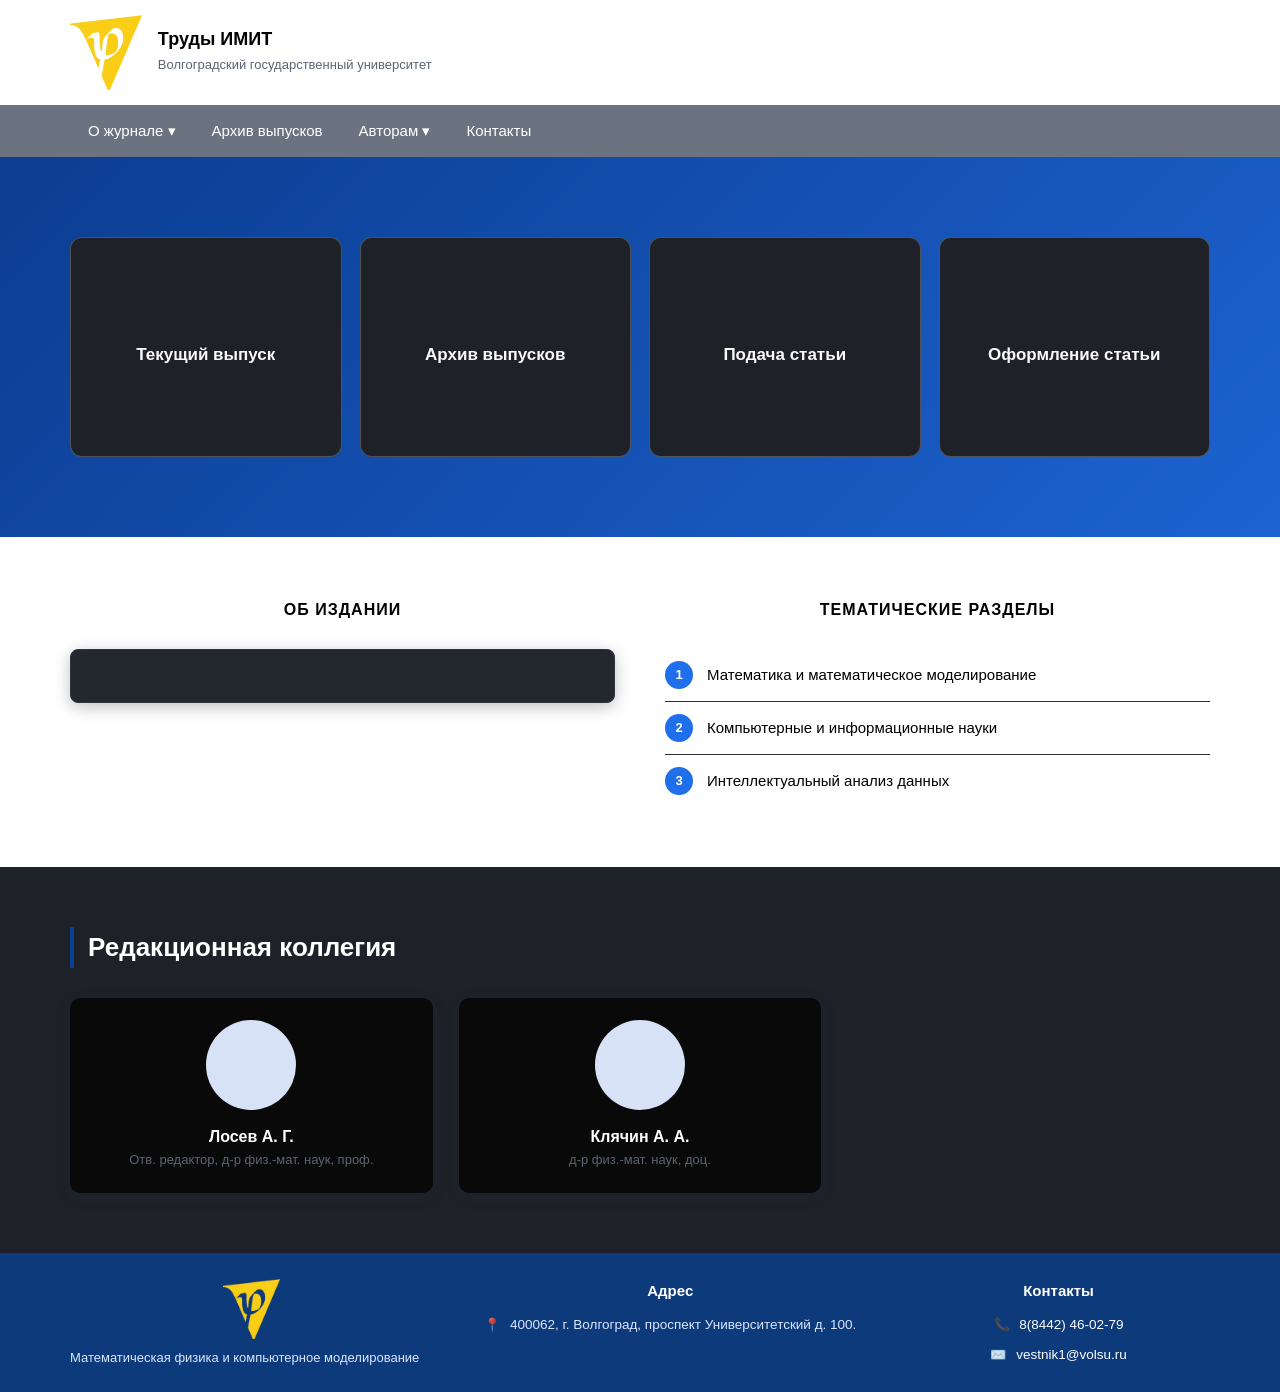
<file: index.html>
<!DOCTYPE html>
<html lang="ru">

<head>
    <meta charset="UTF-8">
    <meta name="viewport" content="width=device-width, initial-scale=1.0">
    <meta name="color-scheme" content="light">
    <title>Труды ИМИТ — Главная</title>
    <link rel="stylesheet" href="style.css">
</head>

<body>


    <!-- ШАПКА -->
<header class="header">
    <div class="container header__inner">

        <a href="index.html" class="logo">
            <img src="img/logo.png" alt="Логотип" class="logo__img">

            <div class="logo__text">
                <strong>Труды ИМИТ</strong>
                <span>Волгоградский государственный университет</span>
            </div>
        </a>

        <div class="issue-info">
            <div><b></b><span></span></div>
            <div><b></b><span></span></div>
            <div><b></b><span></span></div>
            <div><b></b><span></span></div>
        </div>

    </div>
</header>

    <!-- НАВИГАЦИЯ -->
    <nav class="nav">
        <div class="container">
            <ul class="nav__list">
                <!-- ВЫПАДАЮЩИЙ ПУНКТ -->
                <li class="nav__dropdown">
                    <a class="nav__dropdown-toggle">О журнале ▾</a>
                    <ul class="nav__submenu">
                        <li><a href="#">Редакционная коллегия</a></li>
                        <li><a href="#">Главный редактор</a></li>
                    </ul>
                </li>
                <!-- /ВЫПАДАЮЩИЙ ПУНКТ -->

                <li><a href="archive.html">Архив выпусков</a></li>

                <!-- ВЫПАДАЮЩИЙ ПУНКТ -->
                <li class="nav__dropdown">
                    <a class="nav__dropdown-toggle">Авторам ▾</a>
                    <ul class="nav__submenu">
                        <li><a href="#">Содержание и структура статьи</a></li>
                        <li><a href="#">Оформление статьи</a></li>
                        <li><a href="podacha.html">Подача и рассмотрение статьи</a></li>
                        <li><a href="#">Рецензирование</a></li>
                        <li><a href="#">Список литературы</a></li>
                        <li><a href="#">Оформление рисунков</a></li>
                        <li><a href="#">Лицензионное соглашение</a></li>
                        <li><a href="#">График выхода журналов</a></li>
                    </ul>
                </li>
                <!-- /ВЫПАДАЮЩИЙ ПУНКТ -->

                <li><a href="#">Контакты</a></li>

            </ul>
        </div>
    </nav>

    <!-- HERO -->
    <section class="hero">
        <div class="container hero__inner">
            <div class="hero__tiles">
                <a href="#" class="tile">
                    <span class="tile__icon"></span>
                    <h3>Текущий выпуск</h3>
                </a>
                <a href="archive.html" class="tile">
                    <span class="tile__icon"></span>
                    <h3>Архив выпусков</h3>
                </a>
                <a href="podacha.html" class="tile">
                    <span class="tile__icon"></span>
                    <h3>Подача статьи</h3>
                </a>
                <a href="#" class="tile">
                    <span class="tile__icon"></span>
                    <h3>Оформление статьи</h3>
                </a>
            </div>
        </div>
    </section>

    <!-- ОБ ИЗДАНИИ -->
    <section id="about" class="section section--dark">
        <div class="container">
            <div class="about-grid">


                <!-- ЛЕВАЯ КОЛОНКА -->
                <div class="about-col">
                    <h2 class="about-col__title">Об издании</h2>

                    <div class="about-card">
                       <!--
                         <p>До 2017 г. журнал выходил под названием: Вестник Волгоградского государственного
                            университета. Серия 1, Математика. Физика (ISSN 2222-8896, свидетельство о регистрации СМИ
                            ПИ № ФС77-25015 от 29.06 2006 г. )</p>

                        <p>Альтернативное название на английском языке: Mathematical Physics and Computer Simulation</p>

                        <p>Тралитерированное название: Matematicheskaya fizika i komp'yuternoe modelirovanie</p>

                        <p>Свидетельство о регистрации средства массовой информации: ПИ № ФС77-69752 от 5 мая 2017 г.
                        </p>

                        <p>Периодичность: 4 раза в год.</p>

                        <p>Сроки выхода: № 1 – 24 апреля; № 2 – 30 июля; № 3 – 24 октября, № 4 – 10 декабря.</p>

                        <p>e-mail: vestnik1@volsu.ru</p>

                        <p>Подписной индекс в объединенном каталоге "Пресса России": 13159.</p>

                        <p>Учредитель и издатель: Федеральное государственное автономное образовательное учреждение
                            высшего образования «Волгоградский государственный университет»</p>

                        <p>Адрес учредителя: 400062, г. Волгоград, проспект Университетский д. 100.</p>

                        <p>Телефон/факс: 8(8442) 46-02-79. e-mail: rector@volsu.ru</p>

                        <p></p>Шифры научных специальностей: 1.2.2., 1.3.3., 1.3.17., 1.3.19., 2.3.1., 2.3.4.</p>

                        <p>Журнал "Математическая физика и компьютерное моделирование" включен в Перечень рецензируемых
                            научных изданий, в которых должны быть опубликованы основные научные результаты диссертаций
                            на соискание ученых степеней доктора и кандидата наук, рекомендованный Высшей аттестационной
                            комиссией при Министерстве образования и науки Российской Федерации и вступивший в силу с
                            01.12.2015 г. Кроме того, журнал индексируется MathSciNet и c 2018 года включен в "Перечень
                            отечественных изданий, которые входят в международные реферативные базы данных и системы
                            цитирования". Согласно решению ВАК при Минобрнауки России №02-1198 от 06.12.2022, журналы,
                            входящие в международные базы данных Web of Science, Scopus, PubMed, MathSciNet, zbMath,
                            Camical Abstracts, Springer или GtjRef, приравниваются к изданиям категории К1 (в том числе
                            издания, одновременно входящие в Перечень рецензируемых научных изданий).</p>

                        <p>В 2025 году журнал включен в Единый государственный перечень научных изданий — «Белый список»
                            (ЕГПНИ), Уровень 3: <a
                                href="https://journalrank.rcsi.science/ru/record-sources/details/30201/" target="_blank"
                                rel="noopener">https://journalrank.rcsi.science/ru/record-sources/details/30201/</a></p>

                        <p>Миссия журнала состоит в продвижении единства и гармонии качественных и количественных
                            исследований в математической физике. Журнал направлен на развитие методов математического и
                            компьютерного моделирования в области естественнонаучных, технических и междисциплинарных
                            знаний.</p>

                        <h3>Обращение главного редактора</h3>

                        <p>Журнал "Математическая физика и компьютерное моделирование" ориентирован на публикацию статей
                            по широкому спектру теоретических и прикладных проблем математики и физики. Он адресован
                            профессорско-преподавательскому составу, студентам, аспирантам, сотрудникам вузов и научных
                            организаций России и зарубежных стран.</p>

                        <p>Основными задачами редколлегии журнала являются: завоевание авторитета среди читателей своим
                            высоким уровнем публикаций, их актуальностью, теоретической новизной и практической
                            значимостью; оперативное освещение научных исследований по профилю журнала; профессиональная
                            экспертиза публикуемых научных статей.</p>

                        <p>Журнал заинтересован в формировании широкого высокопрофессионального научного коллектива
                            авторов, публикующихся на страницах журнала, в создании своей устойчивой читательской
                            аудитории.</p>

                        <p>Мы ждем Вас на страницах нашего журнала. Мы надеемся на творческое сотрудничество. Мы верим,
                            что журнал будет интересен, востребован широким научно-образовательным сообществом.</p>

                        <p>В журнале "Математическая физика и компьютерное моделирование" публикуются оригинальные
                            научные работы по математике, механике, физике. Публикуются также обзоры, характеризующие
                            современное состояние основных разделов журнала.</p>
                        -->
                    </div>
                </div>

                <!-- ПРАВАЯ КОЛОНКА -->
                <aside class="topics-col">
                    <h2 class="about-col__title">Тематические разделы</h2>

                    <ol class="topic-list">
                        <li>
                            <a href="#topic-1">
                                <span class="topic-list__num">1</span>
                                Математика и математическое моделирование
                            </a>
                        </li>
                        <li>
                            <a href="#topic-2">
                                <span class="topic-list__num">2</span>
                                Компьютерные и информационные науки
                            </a>
                        </li>
                        <a href="#topic-3">
                            <span class="topic-list__num">3</span>
                            Интеллектуальный анализ данных
                        </a>
                        </li>

                    </ol>
                </aside>

            </div>
        </div>
    </section>

    <!-- РЕДКОЛЛЕГИЯ -->
    <section id="editorial" class="section section--alt">
        <div class="container">
            <h2 class="section__title">Редакционная коллегия</h2>
            <div class="grid grid--3">
                <article class="person">
                    <div class="person__photo"></div>
                    <h3>Лосев А. Г.</h3>
                    <p>Отв. редактор, д-р физ.-мат. наук, проф.</p>
                </article>
                <article class="person">
                    <div class="person__photo"></div>
                    <h3>Клячин А. А.</h3>
                    <p>д-р физ.-мат. наук, доц.</p>
                </article>
            </div>
        </div>
    </section>



    <!-- ПОДВАЛ -->
    <footer class="footer">
        <div class="container footer__inner">

            <!-- Колонка 1: логотип + название -->
            <div class="footer__col footer__col--brand">
                <img src="img/logo.png" alt="Логотип" class="footer__logo">
                <p class="footer__brand">
                    Математическая физика и компьютерное моделирование
                </p>

            </div>

            <!-- Колонка 2: адрес -->
            <div class="footer__col">
                <h3 class="footer__title">Адрес</h3>
                <p class="footer__text">
                    <span class="footer__icon">📍</span>
                    400062, г. Волгоград, проспект Университетский д. 100.
                </p>
            </div>

            <!-- Колонка 3: контакты -->
            <div class="footer__col">
                <h3 class="footer__title">Контакты</h3>
                <p class="footer__text">
                    <span class="footer__icon">📞</span>
                    <a>8(8442) 46-02-79</a>
                </p>
                <p class="footer__text">
                    <span class="footer__icon">✉️</span>
                    <a href="mailto:vestnik1@volsu.ru">vestnik1@volsu.ru</a>
                </p>
            </div>

        </div>
    </footer>

</body>

</html>
</file>
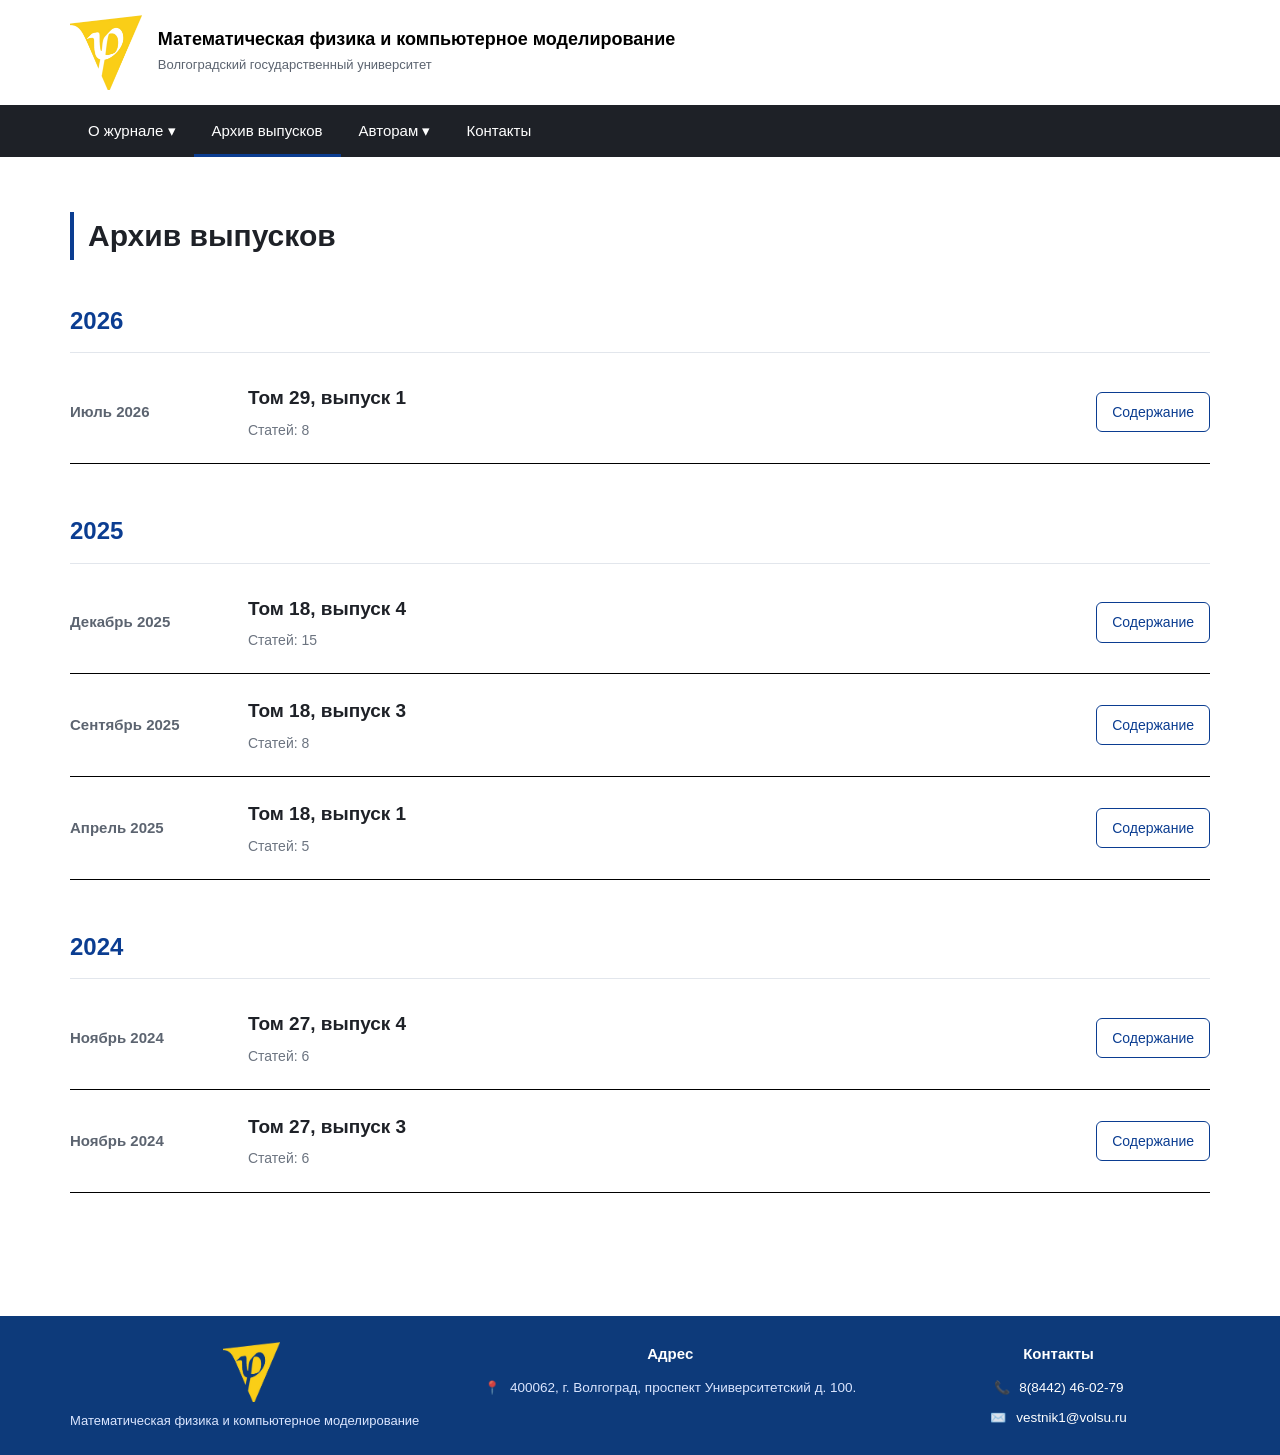
<file: archive.html>
<!DOCTYPE html>
<html lang="ru">
<head>
    <meta charset="UTF-8">
    <meta name="viewport" content="width=device-width, initial-scale=1.0">
    <title>Архив выпусков — Математическая физика и компьютерное моделирование</title>
    <link rel="stylesheet" href="style_archive.css">
</head>
<body>

    <!-- ШАПКА -->
<header class="header">
    <div class="container header__inner">

        <a href="index.html" class="logo">
            <img src="img/logo.png" alt="Логотип" class="logo__img">

            <div class="logo__text">
                <strong>Математическая физика и компьютерное моделирование</strong>
                <span>Волгоградский государственный университет</span>
            </div>
        </a>

        <div class="issue-info">
            <div><b></b><span></span></div>
            <div><b></b><span></span></div>
            <div><b></b><span></span></div>
            <div><b></b><span></span></div>
        </div>

    </div>
</header>

    <!-- НАВИГАЦИЯ -->
    <nav class="nav">
        <div class="container">
            <ul class="nav__list">
                <!-- ВЫПАДАЮЩИЙ ПУНКТ -->
                <li class="nav__dropdown">
                    <a class="nav__dropdown-toggle">О журнале ▾</a>
                    <ul class="nav__submenu">
                        <li><a href="#">Редакционная коллегия</a></li>
                        <li><a href="#">Главный редактор</a></li>
                    </ul>
                </li>
                <!-- /ВЫПАДАЮЩИЙ ПУНКТ -->

                <li><a href="archive.html" class="active">Архив выпусков</a></li>

                <!-- ВЫПАДАЮЩИЙ ПУНКТ -->
                <li class="nav__dropdown">
                    <a class="nav__dropdown-toggle">Авторам ▾</a>
                    <ul class="nav__submenu">
                        <li><a href="#">Содержание и структура статьи</a></li>
                        <li><a href="#">Оформление статьи</a></li>
                        <li><a href="#">Подача и рассмотрение статьи</a></li>
                        <li><a href="#">Рецензирование</a></li>
                        <li><a href="#">Список литературы</a></li>
                        <li><a href="#">Оформление рисунков</a></li>
                        <li><a href="#">Лицензионное соглашение</a></li>
                        <li><a href="#">График выхода журналов</a></li>
                    </ul>
                </li>
                <!-- /ВЫПАДАЮЩИЙ ПУНКТ -->

                <li><a href="#">Контакты</a></li>

            </ul>
        </div>
    </nav>


    <!-- АРХИВ ВЫПУСКОВ -->
    <main class="archive-page">
        <div class="container">

            <h1 class="archive-page__title">Архив выпусков</h1>

            <!-- 2026 -->
<section class="archive-year">
    <h2 class="archive-year__title">2026</h2>

    <article class="archive-issue">
        <div class="archive-issue__date">Июль 2026</div>
        <div class="archive-issue__content">
            <h3>Том 29, выпуск 1</h3>
            <p>Статей: 8</p>
        </div>
        <a href="#" class="archive-issue__link">Содержание</a>
    </article>
</section>


<!-- 2025 -->
<section class="archive-year">
    <h2 class="archive-year__title">2025</h2>

    <article class="archive-issue">
        <div class="archive-issue__date">Декабрь 2025</div>
        <div class="archive-issue__content">
            <h3>Том 18, выпуск 4</h3>
            <p>Статей: 15</p>
        </div>
        <a href="#" class="archive-issue__link">Содержание</a>
    </article>

    <article class="archive-issue">
        <div class="archive-issue__date">Сентябрь 2025</div>
        <div class="archive-issue__content">
            <h3>Том 18, выпуск 3</h3>
            <p>Статей: 8</p>
        </div>
        <a href="#" class="archive-issue__link">Содержание</a>
    </article>

    <article class="archive-issue">
        <div class="archive-issue__date">Апрель 2025</div>
        <div class="archive-issue__content">
            <h3>Том 18, выпуск 1</h3>
            <p>Статей: 5</p>
        </div>
        <a href="#" class="archive-issue__link">Содержание</a>
    </article>
</section>


<!-- 2024 -->
<section class="archive-year">
    <h2 class="archive-year__title">2024</h2>

    <article class="archive-issue">
        <div class="archive-issue__date">Ноябрь 2024</div>
        <div class="archive-issue__content">
            <h3>Том 27, выпуск 4</h3>
            <p>Статей: 6</p>
        </div>
        <a href="#" class="archive-issue__link">Содержание</a>
    </article>

    <article class="archive-issue">
        <div class="archive-issue__date">Ноябрь 2024</div>
        <div class="archive-issue__content">
            <h3>Том 27, выпуск 3</h3>
            <p>Статей: 6</p>
        </div>
        <a href="#" class="archive-issue__link">Содержание</a>
    </article>
</section>
        </div>
    </main>
    <!-- ПОДВАЛ -->
    <footer class="footer">
        <div class="container footer__inner">

            <!-- Колонка 1: логотип + название -->
            <div class="footer__col footer__col--brand">
                <img src="img/logo.png" alt="Логотип" class="footer__logo">
                <p class="footer__brand">
                    Математическая физика и компьютерное моделирование
                </p>

            </div>

            <!-- Колонка 2: адрес -->
            <div class="footer__col">
                <h3 class="footer__title">Адрес</h3>
                <p class="footer__text">
                    <span class="footer__icon">📍</span>
                    400062, г. Волгоград, проспект Университетский д. 100.
                </p>
            </div>

            <!-- Колонка 3: контакты -->
            <div class="footer__col">
                <h3 class="footer__title">Контакты</h3>
                <p class="footer__text">
                    <span class="footer__icon">📞</span>
                    <a>8(8442) 46-02-79</a>
                </p>
                <p class="footer__text">
                    <span class="footer__icon">✉️</span>
                    <a href="mailto:vestnik1@volsu.ru">vestnik1@volsu.ru</a>
                </p>
            </div>

        </div>
    </footer>


</body>
</html>
</file>
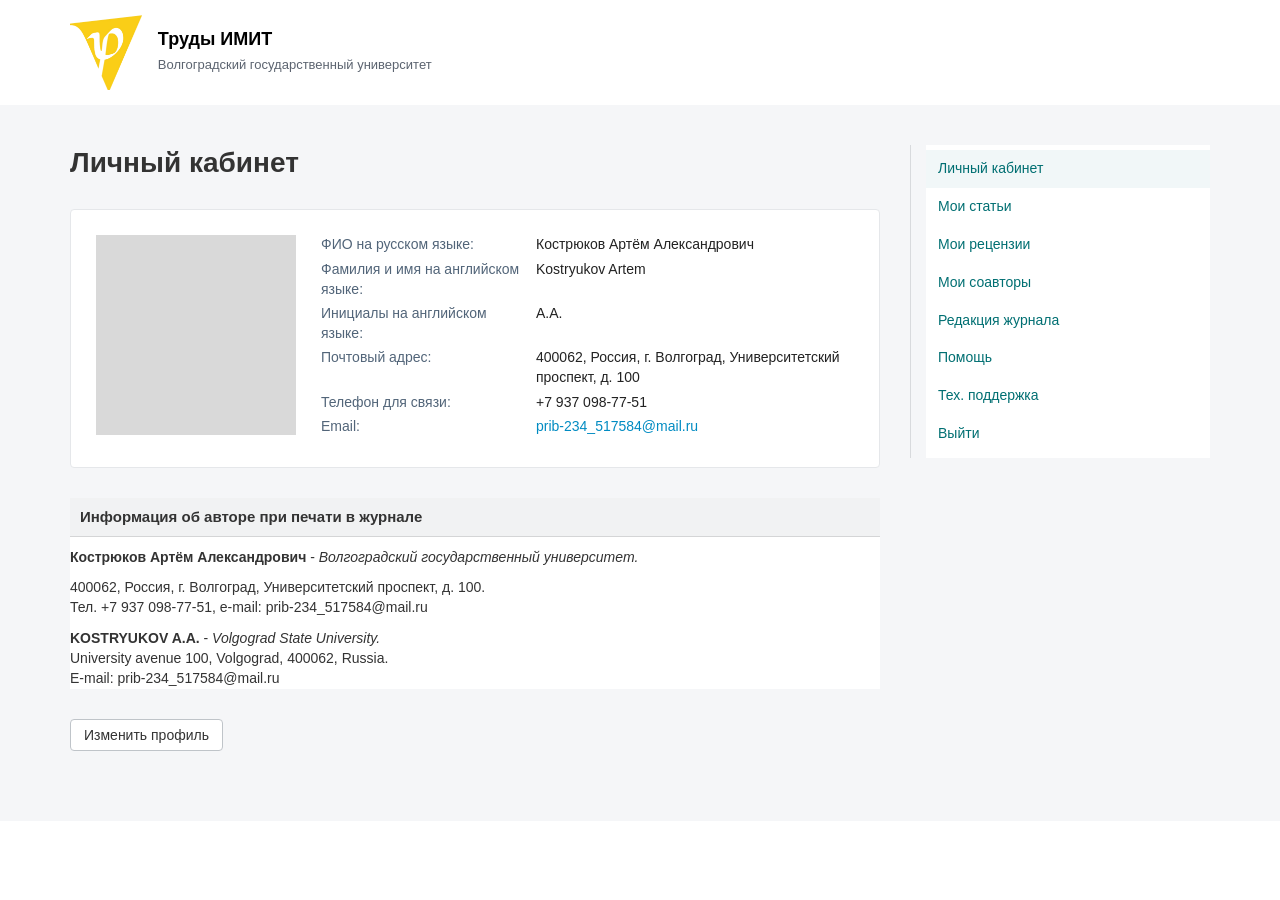
<file: lk.html>
<!DOCTYPE html>
<html lang="ru">

<head>
    <meta charset="UTF-8">
    <meta name="viewport" content="width=device-width, initial-scale=1.0">
    <meta name="color-scheme" content="light">
    <title>Труды ИМИТ — ЛК</title>
    <link rel="stylesheet" href="style.css">
</head>

<body>

    <!-- ШАПКА -->
    <header class="header">
        <div class="container header__inner">

            <a href="index.html" class="logo">
                <img src="img/logo.png" alt="Логотип" class="logo__img">

                <div class="logo__text">
                    <strong>Труды ИМИТ</strong>
                    <span>Волгоградский государственный университет</span>
                </div>
            </a>

            <div class="issue-info">
                <div><b></b><span></span></div>
                <div><b></b><span></span></div>
                <div><b></b><span></span></div>
                <div><b></b><span></span></div>
            </div>

        </div>
    </header>

<!-- ЛИЧНЫЙ КАБИНЕТ -->
<main class="profile-page">

    <div class="container">

        <div class="profile-layout">

            <!-- ОСНОВНАЯ ЧАСТЬ -->
            <section class="profile-content">

                <h1 class="profile-title">Личный кабинет</h1>

                <!-- ДАННЫЕ ПОЛЬЗОВАТЕЛЯ -->
                <div class="profile-info">

                    <!-- ФОТО -->
                    <div class="profile-photo">
                        <div class="profile-photo__icon">
                            
                        </div>
                    </div>

                    <!-- ИНФОРМАЦИЯ -->
                    <div class="profile-data">

                        <div class="profile-row">
                            <div class="profile-label">
                                ФИО на русском языке:
                            </div>
                            <div class="profile-value">
                                Кострюков Артём Александрович
                            </div>
                        </div>

                        <div class="profile-row">
                            <div class="profile-label">
                                Фамилия и имя на английском языке:
                            </div>
                            <div class="profile-value">
                                Kostryukov Artem
                            </div>
                        </div>

                        <div class="profile-row">
                            <div class="profile-label">
                                Инициалы на английском языке:
                            </div>
                            <div class="profile-value">
                                A.A.
                            </div>
                        </div>


                        <div class="profile-row">
                            <div class="profile-label">
                                Почтовый адрес:
                            </div>
                            <div class="profile-value">
                                400062, Россия, г. Волгоград,
                                Университетский проспект, д. 100
                            </div>
                        </div>

                        <div class="profile-row">
                            <div class="profile-label">
                                Телефон для связи:
                            </div>
                            <div class="profile-value">
                                +7 937 098-77-51
                            </div>
                        </div>

                        

                        <div class="profile-row">
                            <div class="profile-label">
                                Email:
                            </div>
                            <div class="profile-value">
                                <a href="prib-234_517584@mail.ru">
                                    prib-234_517584@mail.ru
                                </a>
                            </div>
                        </div>

                    </div>

                </div>


                <!-- ИНФОРМАЦИЯ ОБ АВТОРЕ -->
                <div class="author-publication">

                    <h2 class="author-publication__title">
                        Информация об авторе при печати в журнале
                    </h2>

                    <p>
                        <strong>Кострюков Артём Александрович</strong> -
                        <em>Волгоградский государственный университет.</em>
                    </p>

                    <p>
                        400062, Россия, г. Волгоград,
                        Университетский проспект, д. 100.<br>
                        Тел. +7 937 098-77-51,
                        e-mail: prib-234_517584@mail.ru
                    </p>

                    <p>
                        <strong>KOSTRYUKOV A.A.</strong> -
                        <em>Volgograd State University.</em><br>
                        University avenue 100, Volgograd, 400062, Russia.<br>
                        E-mail: prib-234_517584@mail.ru
                    </p>

                </div>


                <!-- КНОПКА -->
                <button class="profile-edit">
                    Изменить профиль
                </button>

            </section>


            <!-- ПРАВОЕ МЕНЮ -->
            <aside class="profile-sidebar">

                <div class="profile-menu">

                    <a href="lk.html" class="profile-menu__item profile-menu__item--active">
                         Личный кабинет
                    </a>

                    <a href="myarticles.html" class="profile-menu__item">
                        Мои статьи 
                    </a>

                    <a href="#" class="profile-menu__item">
                         Мои рецензии
                    </a>

                    <a href="#" class="profile-menu__item">
                         Мои соавторы
                    </a>

                    <a href="#" class="profile-menu__item">
                         Редакция журнала
                    </a>

                    <a href="#" class="profile-menu__item">
                         Помощь
                    </a>

                    <a href="#" class="profile-menu__item">
                         Тех. поддержка
                    </a>

                    <a href="#" class="profile-menu__item">
                         Выйти
                    </a>

                </div>

            </aside>

        </div>

    </div>

</main>
</file>
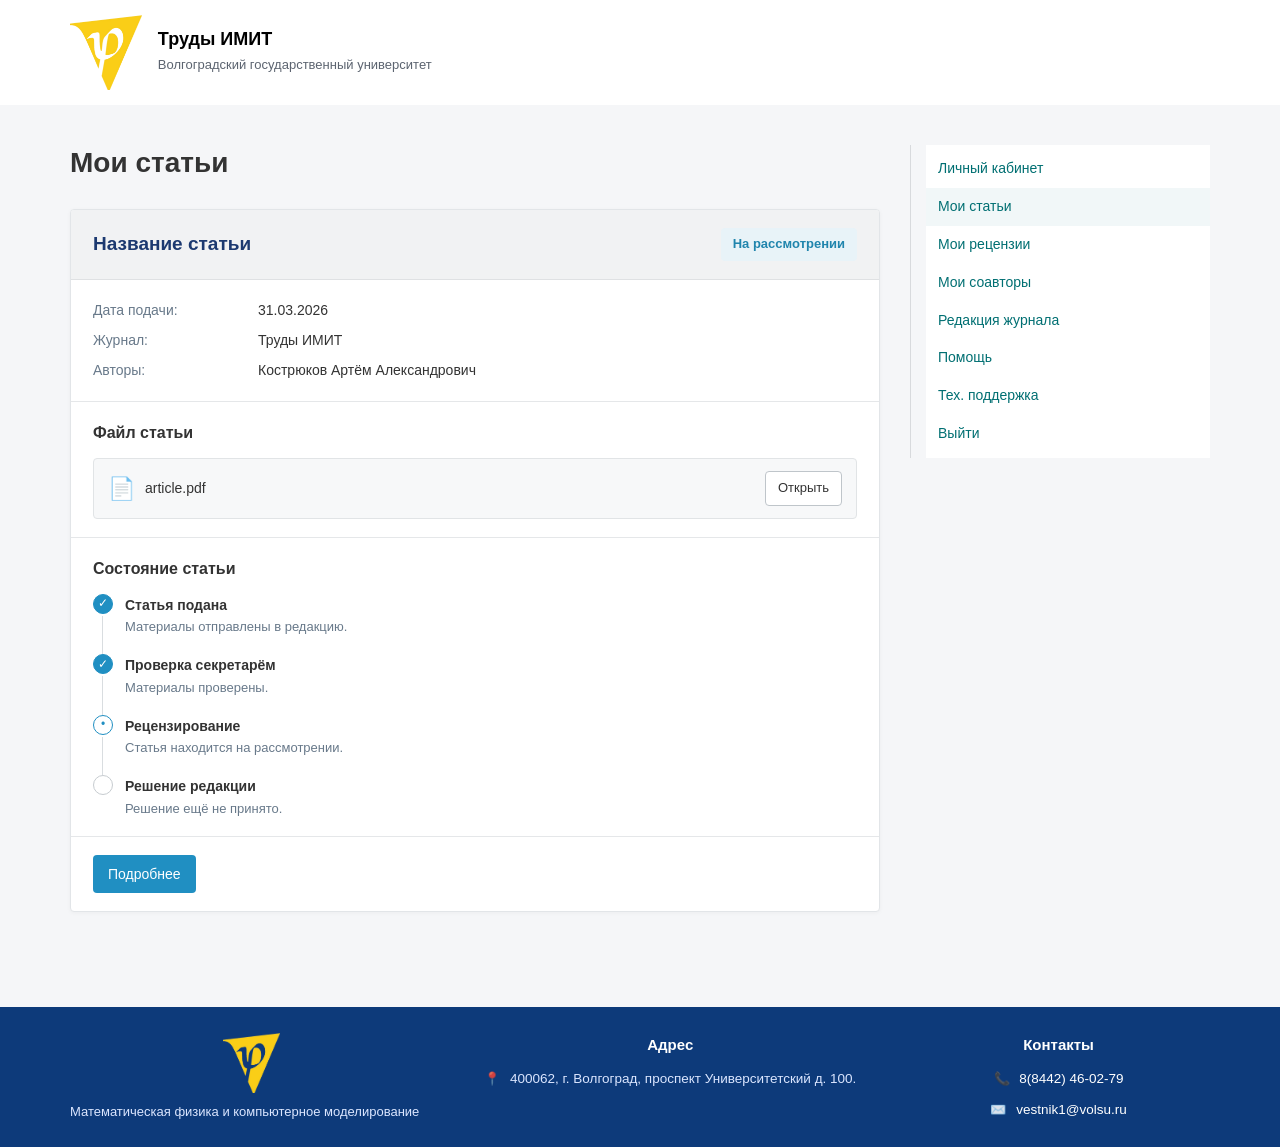
<file: myarticles.html>
<!DOCTYPE html>
<html lang="ru">

<head>
    <meta charset="UTF-8">
    <meta name="viewport" content="width=device-width, initial-scale=1.0">
    <meta name="color-scheme" content="light">
    <title>Труды ИМИТ — Мои статьи</title>
    <link rel="stylesheet" href="style.css">
</head>

<body>


    <!-- ШАПКА -->
<header class="header">
    <div class="container header__inner">

        <a href="index.html" class="logo">
            <img src="img/logo.png" alt="Логотип" class="logo__img">

            <div class="logo__text">
                <strong>Труды ИМИТ</strong>
                <span>Волгоградский государственный университет</span>
            </div>
        </a>

        <div class="issue-info">
            <div><b></b><span></span></div>
            <div><b></b><span></span></div>
            <div><b></b><span></span></div>
            <div><b></b><span></span></div>
        </div>

    </div>
</header>

<!-- МОИ СТАТЬИ -->
<main class="my-articles-page">

    <div class="container">

        <div class="my-articles-layout">

            <!-- ОСНОВНОЙ КОНТЕНТ -->
            <section class="my-articles-content">

                <h1 class="my-articles-title">Мои статьи</h1>

                <!-- СТАТЬЯ 1 -->
                <article class="article-card">

                    <div class="article-card__header">

                        <h2 class="article-card__title">
                            Название статьи
                        </h2>

                        <span class="article-status article-status--review">
                            На рассмотрении
                        </span>

                    </div>

                    <div class="article-card__info">

                        <div class="article-card__row">
                            <span class="article-card__label">
                                Дата подачи:
                            </span>

                            <span class="article-card__value">
                                31.03.2026
                            </span>
                        </div>

                        <div class="article-card__row">
                            <span class="article-card__label">
                                Журнал:
                            </span>

                            <span class="article-card__value">
                                Труды ИМИТ
                            </span>
                        </div>

                        <div class="article-card__row">
                            <span class="article-card__label">
                                Авторы:
                            </span>

                            <span class="article-card__value">
                                Кострюков Артём Александрович
                            </span>
                        </div>

                    </div>


                    <!-- ВЕРСИЯ СТАТЬИ -->
                    <div class="article-card__section">

                        <h3>Файл статьи</h3>

                        <div class="article-file">

                            <span class="article-file__icon">
                                📄
                            </span>

                            <span class="article-file__name">
                                article.pdf
                            </span>

                            <a href="#" class="article-file__button">
                                Открыть
                            </a>

                        </div>

                    </div>


                    <!-- СОСТОЯНИЕ -->
                    <div class="article-card__section">

                        <h3>Состояние статьи</h3>

                        <div class="article-progress">

                            <div class="article-progress__item article-progress__item--done">

                                <span class="article-progress__circle">
                                    ✓
                                </span>

                                <div>
                                    <strong>Статья подана</strong>
                                    <p>Материалы отправлены в редакцию.</p>
                                </div>

                            </div>


                            <div class="article-progress__item article-progress__item--done">

                                <span class="article-progress__circle">
                                    ✓
                                </span>

                                <div>
                                    <strong>Проверка секретарём</strong>
                                    <p>Материалы проверены.</p>
                                </div>

                            </div>


                            <div class="article-progress__item article-progress__item--current">

                                <span class="article-progress__circle">
                                    •
                                </span>

                                <div>
                                    <strong>Рецензирование</strong>
                                    <p>Статья находится на рассмотрении.</p>
                                </div>

                            </div>


                            <div class="article-progress__item">

                                <span class="article-progress__circle">
                                    
                                </span>

                                <div>
                                    <strong>Решение редакции</strong>
                                    <p>Решение ещё не принято.</p>
                                </div>

                            </div>

                        </div>

                    </div>


                    <!-- КНОПКИ -->
                    <div class="article-card__actions">

                        <a href="#" class="article-button">
                            Подробнее
                        </a>

                        

                    </div>

                </article>


                <!-- ЕСЛИ СТАТЕЙ НЕТ -->
                <!--
                <div class="articles-empty">

                    <div class="articles-empty__icon">
                        📄
                    </div>

                    <h2>У вас пока нет статей</h2>

                    <p>
                        Чтобы отправить статью в журнал,
                        воспользуйтесь кнопкой «Подать статью».
                    </p>

                    <a href="#" class="article-button">
                        Подать статью
                    </a>

                </div>
                -->


            </section>


            <!-- ПРАВОЕ МЕНЮ -->
            <aside class="profile-sidebar">

                <div class="profile-menu">

                    <a href="lk.html"
                       class="profile-menu__item">
                         Личный кабинет
                    </a>

                    <a href="myarticles.html"
                       class="profile-menu__item profile-menu__item--active">
                         Мои статьи 
                    </a>

                    <a href="#" class="profile-menu__item">
                         Мои рецензии
                    </a>


                    <a href="#" class="profile-menu__item">
                         Мои соавторы
                    </a>

                    <a href="#" class="profile-menu__item">
                         Редакция журнала
                    </a>

                    <a href="#" class="profile-menu__item">
                         Помощь
                    </a>

                    <a href="#" class="profile-menu__item">
                         Тех. поддержка
                    </a>

                    <a href="#" class="profile-menu__item">
                         Выйти
                    </a>

                </div>

            </aside>

        </div>

    </div>

</main>


    <!-- ПОДВАЛ -->
    <footer class="footer">
        <div class="container footer__inner">

            <!-- Колонка 1: логотип + название -->
            <div class="footer__col footer__col--brand">
                <img src="img/logo.png" alt="Логотип" class="footer__logo">
                <p class="footer__brand">
                    Математическая физика и компьютерное моделирование
                </p>

            </div>

            <!-- Колонка 2: адрес -->
            <div class="footer__col">
                <h3 class="footer__title">Адрес</h3>
                <p class="footer__text">
                    <span class="footer__icon">📍</span>
                    400062, г. Волгоград, проспект Университетский д. 100.
                </p>
            </div>

            <!-- Колонка 3: контакты -->
            <div class="footer__col">
                <h3 class="footer__title">Контакты</h3>
                <p class="footer__text">
                    <span class="footer__icon">📞</span>
                    <a>8(8442) 46-02-79</a>
                </p>
                <p class="footer__text">
                    <span class="footer__icon">✉️</span>
                    <a href="mailto:vestnik1@volsu.ru">vestnik1@volsu.ru</a>
                </p>
            </div>

        </div>
    </footer>

</body>

</html>
</file>
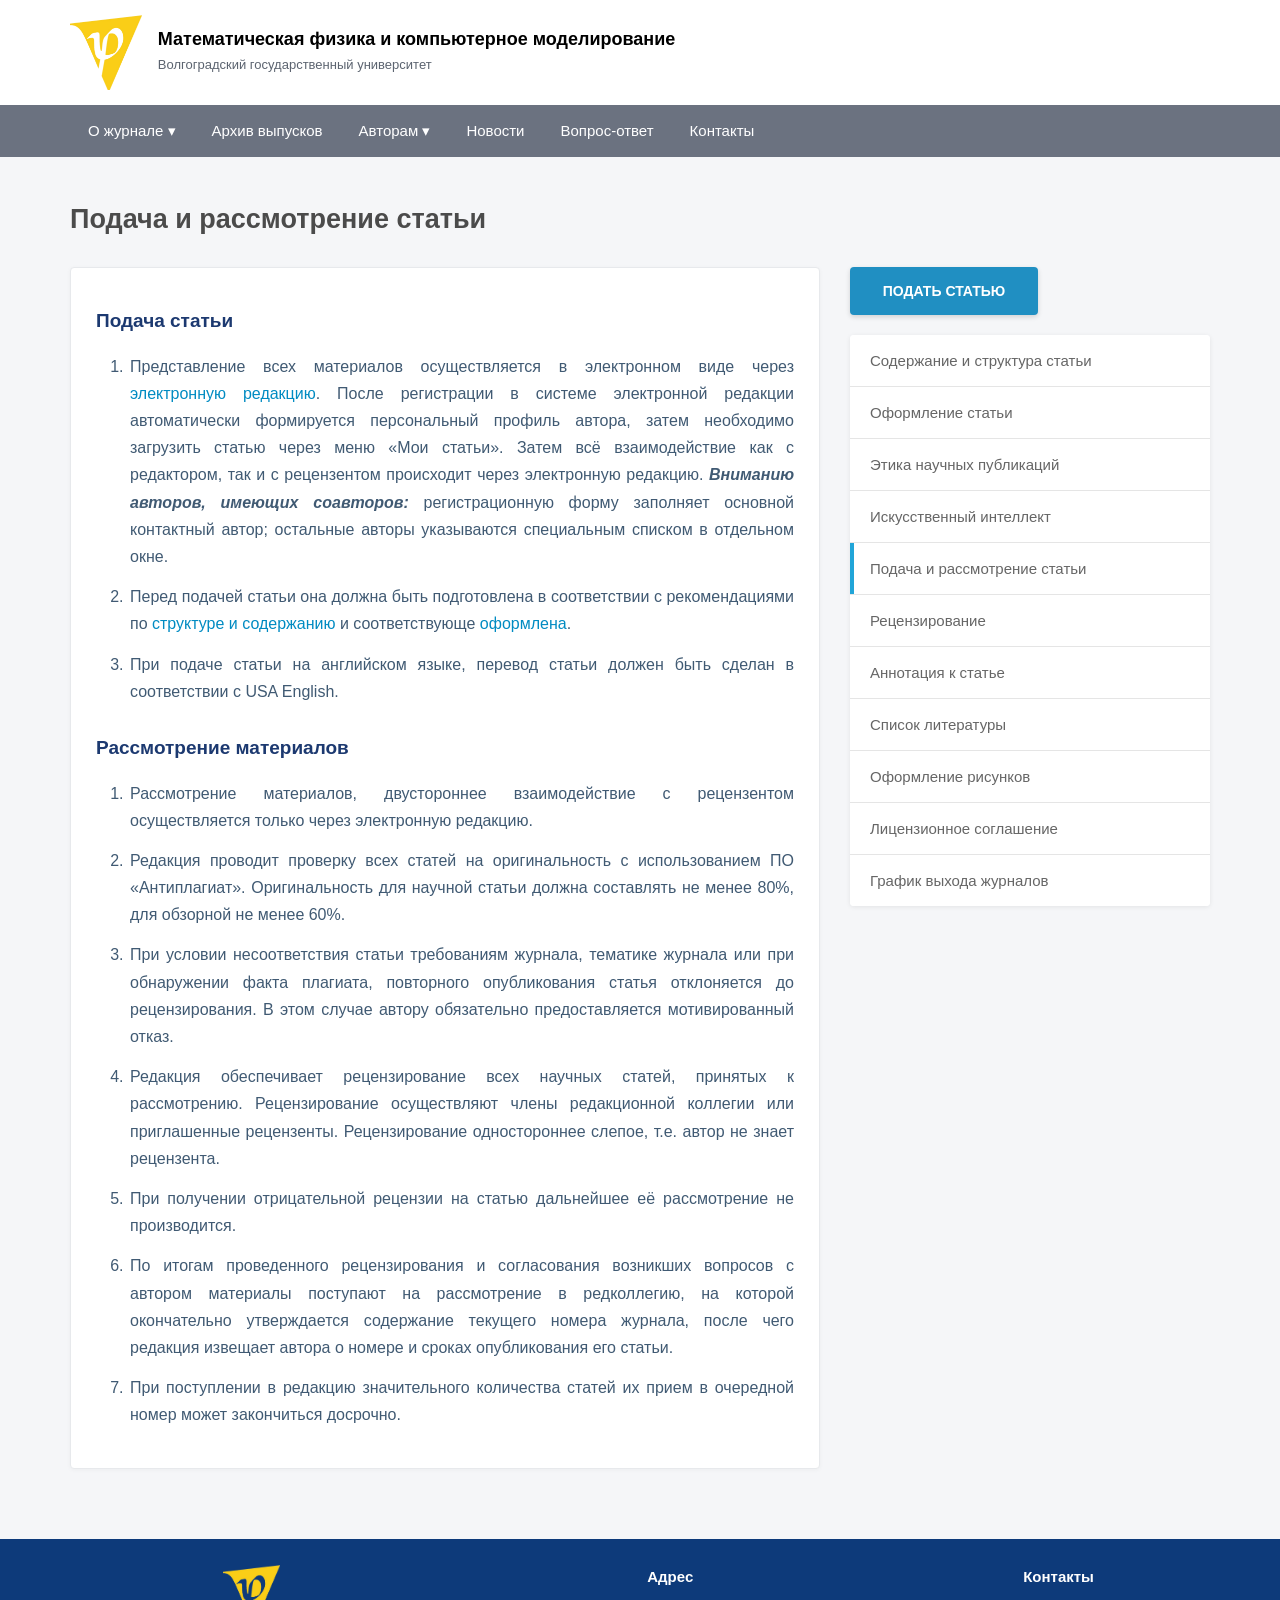
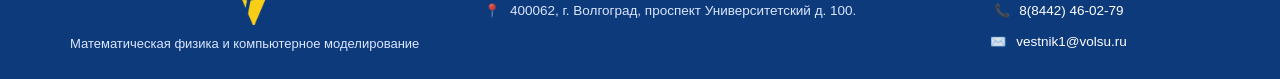
<file: podacha.html>
<!DOCTYPE html>
<html lang="ru">

<head>
    <meta charset="UTF-8">
    <meta name="viewport" content="width=device-width, initial-scale=1.0">
    <meta name="color-scheme" content="light">
    <title>Труды ИМИТ — Подача статей</title>
    <link rel="stylesheet" href="style.css">
</head>

<body>

    <!-- ШАПКА -->
    <header class="header">
        <div class="container header__inner">

            <a href="index.html" class="logo">
                <img src="img/logo.png" alt="Логотип" class="logo__img">

                <div class="logo__text">
                    <strong>Математическая физика и компьютерное моделирование</strong>
                    <span>Волгоградский государственный университет</span>
                </div>
            </a>

            <div class="issue-info">
                <div><b></b><span></span></div>
                <div><b></b><span></span></div>
                <div><b></b><span></span></div>
                <div><b></b><span></span></div>
            </div>

        </div>
    </header>

    <!-- НАВИГАЦИЯ -->
    <nav class="nav">
        <div class="container">
            <ul class="nav__list">

                <li class="nav__dropdown">
                    <a class="nav__dropdown-toggle">О журнале ▾</a>
                    <ul class="nav__submenu">
                        <li><a href="#">Редакционная коллегия</a></li>
                        <li><a href="#">Главный редактор</a></li>
                    </ul>
                </li>

                <li>
                    <a href="archive.html">Архив выпусков</a>
                </li>

                <li class="nav__dropdown">
                    <a class="nav__dropdown-toggle">Авторам ▾</a>
                    <ul class="nav__submenu">
                        <li><a href="#">Содержание и структура статьи</a></li>
                        <li><a href="#">Оформление статьи</a></li>
                        <li><a href="podacha.html">Подача и рассмотрение статьи</a></li>
                        <li><a href="#">Рецензирование</a></li>
                        <li><a href="#">Список литературы</a></li>
                        <li><a href="#">Оформление рисунков</a></li>
                        <li><a href="#">Лицензионное соглашение</a></li>
                        <li><a href="#">График выхода журналов</a></li>
                    </ul>
                </li>

                <li><a href="#">Новости</a></li>
                <li><a href="#">Вопрос-ответ</a></li>
                <li><a href="#">Контакты</a></li>

            </ul>
        </div>
    </nav>


       <!-- СТРАНИЦА "ПОДАЧА И РАССМОТРЕНИЕ СТАТЬИ" -->
    <main class="article-page">

        <div class="container">

            <!-- Заголовок -->
            <h1 class="article-page__title">
                Подача и рассмотрение статьи
            </h1>

            <div class="article-page__layout">

                <!-- ОСНОВНОЙ ТЕКСТ -->
                <article class="article-page__content">

                    <h2>Подача статьи</h2>

                    <ol>
                        <li>
                            Представление всех материалов осуществляется в электронном виде
                            через <a href="#">электронную редакцию</a>. После регистрации
                            в системе электронной редакции автоматически формируется
                            персональный профиль автора, затем необходимо загрузить статью
                            через меню «Мои статьи». Затем всё взаимодействие как с
                            редактором, так и с рецензентом происходит через электронную
                            редакцию.
                            <strong><em>Вниманию авторов, имеющих соавторов:</em></strong>
                            регистрационную форму заполняет основной контактный автор;
                            остальные авторы указываются специальным списком в отдельном окне.
                        </li>

                        <li>
                            Перед подачей статьи она должна быть подготовлена в соответствии
                            с рекомендациями по
                            <a href="#">структуре и содержанию</a>
                            и соответствующе
                            <a href="#">оформлена</a>.
                        </li>

                        <li>
                            При подаче статьи на английском языке, перевод статьи должен быть
                            сделан в соответствии с USA English.
                        </li>
                    </ol>


                    <h2>Рассмотрение материалов</h2>

                    <ol>
                        <li>
                            Рассмотрение материалов, двустороннее взаимодействие с
                            рецензентом осуществляется только через электронную редакцию.
                        </li>

                        <li>
                            Редакция проводит проверку всех статей на оригинальность
                            с использованием ПО «Антиплагиат». Оригинальность для научной
                            статьи должна составлять не менее 80%, для обзорной не менее 60%.
                        </li>

                        <li>
                            При условии несоответствия статьи требованиям журнала,
                            тематике журнала или при обнаружении факта плагиата,
                            повторного опубликования статья отклоняется до рецензирования.
                            В этом случае автору обязательно предоставляется
                            мотивированный отказ.
                        </li>

                        <li>
                            Редакция обеспечивает рецензирование всех научных статей,
                            принятых к рассмотрению. Рецензирование осуществляют члены
                            редакционной коллегии или приглашенные рецензенты.
                            Рецензирование одностороннее слепое, т.е. автор не знает
                            рецензента.
                        </li>

                        <li>
                            При получении отрицательной рецензии на статью дальнейшее
                            её рассмотрение не производится.
                        </li>

                        <li>
                            По итогам проведенного рецензирования и согласования возникших
                            вопросов с автором материалы поступают на рассмотрение
                            в редколлегию, на которой окончательно утверждается содержание
                            текущего номера журнала, после чего редакция извещает автора
                            о номере и сроках опубликования его статьи.
                        </li>

                        <li>
                            При поступлении в редакцию значительного количества статей
                            их прием в очередной номер может закончиться досрочно.
                        </li>
                    </ol>


                </article>


<!-- ПРАВАЯ КОЛОНКА -->
<aside class="article-page__sidebar">

    <!-- КНОПКА ОТДЕЛЬНО -->
    <a href="lk.html" class="article-submit-button" target="_blank">
        ПОДАТЬ СТАТЬЮ
    </a>

    <!-- МЕНЮ ОТДЕЛЬНЫМ БЛОКОМ -->
    <div class="article-nav">

        <a href="#" class="article-nav__item">
            Содержание и структура статьи
        </a>

        <a href="#" class="article-nav__item">
            Оформление статьи
        </a>

        <a href="#" class="article-nav__item">
            Этика научных публикаций
        </a>

        <a href="#" class="article-nav__item">
            Искусственный интеллект
        </a>

        <a href="podacha.html"
           class="article-nav__item article-nav__item--active">
            Подача и рассмотрение статьи
        </a>

        <a href="#" class="article-nav__item">
            Рецензирование
        </a>

        <a href="#" class="article-nav__item">
            Аннотация к статье
        </a>

        <a href="#" class="article-nav__item">
            Список литературы
        </a>

        <a href="#" class="article-nav__item">
            Оформление рисунков
        </a>

        <a href="#" class="article-nav__item">
            Лицензионное соглашение
        </a>

        <a href="#" class="article-nav__item">
            График выхода журналов
        </a>

    </div>

</aside>

    </main>
    <!-- ПОДВАЛ -->
    <footer class="footer">
        <div class="container footer__inner">

            <div class="footer__col footer__col--brand">
                <img src="img/logo.png" alt="Логотип" class="footer__logo">

                <p class="footer__brand">
                    Математическая физика и компьютерное моделирование
                </p>
            </div>

            <div class="footer__col">
                <h3 class="footer__title">Адрес</h3>

                <p class="footer__text">
                    <span class="footer__icon">📍</span>
                    400062, г. Волгоград, проспект Университетский д. 100.
                </p>
            </div>

            <div class="footer__col">
                <h3 class="footer__title">Контакты</h3>

                <p class="footer__text">
                    <span class="footer__icon">📞</span>
                    <a>8(8442) 46-02-79</a>
                </p>

                <p class="footer__text">
                    <span class="footer__icon">✉️</span>
                    <a href="mailto:vestnik1@volsu.ru">vestnik1@volsu.ru</a>
                </p>
            </div>

        </div>
    </footer>

</body>
</html>
</file>
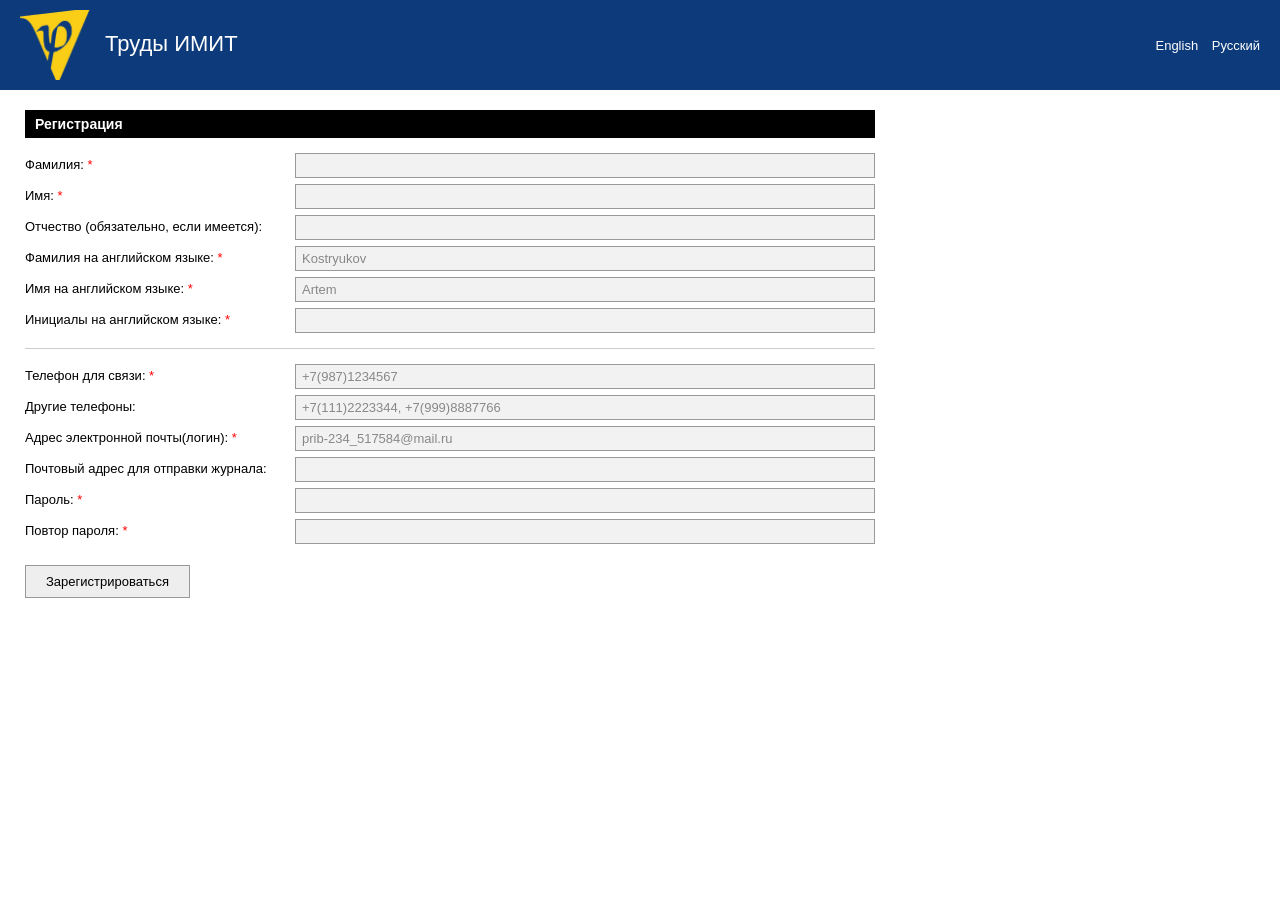
<file: register.html>
<!DOCTYPE html>
<html lang="ru">
<head>
<meta charset="UTF-8">
<title>Труды ИМИТ — Регистрация</title>
<style>
  * { box-sizing: border-box; }
  body {
    margin: 0;
    font-family: Arial, Helvetica, sans-serif;
    background: #fff;
    color: #000000;
    font-size: 13px;
  }

  /* Header */
  .header {
    background: #0d3a7a;
    color: #fff;
    display: flex;
    align-items: center;
    padding: 10px 20px;
    justify-content: space-between;
  }
  .header-left {
    display: flex;
    align-items: center;
    gap: 15px;
  }
  .header-left img {
    width: 70px;
    height: 70px;
    object-fit: cover;
    display: block;
  }
  .header-title h1 {
    font-size: 22px;
    margin: 0;
    font-weight: normal;
  }
  .header-title h2 {
    font-size: 18px;
    margin: 2px 0 0 0;
    font-weight: normal;
  }
  .header-lang a {
    color: #fff;
    text-decoration: none;
    margin-left: 10px;
    font-size: 13px;
  }
  .header-lang a:hover { text-decoration: underline; }

  /* Body */
  .content {
    padding: 20px 25px;
    max-width: 900px;
  }
  h3.section-title {
    background: #000;
    color: #fff;
    padding: 6px 10px;
    margin: 0 0 15px 0;
    font-weight: bold;
    font-size: 14px;
  }

  .form-row {
    display: grid;
    grid-template-columns: 260px 1fr;
    align-items: start;
    margin-bottom: 6px;
    gap: 10px;
  }
  .form-row label {
    padding-top: 4px;
  }
  .required { color: red; }

  .hint {
    grid-column: 1 / -1;
    font-style: italic;
    font-size: 12px;
    margin: 4px 0 8px 0;
  }

  input[type="text"],
  input[type="email"],
  input[type="password"],
  input[type="tel"],
  select {
    width: 100%;
    padding: 4px 6px;
    background: #f2f2f2;
    border: 1px solid #999;
    font-size: 13px;
    color: #444;
  }

  input::placeholder { color: #888; }

  .add-btn {
    grid-column: 2;
    background: #ddd;
    border: 1px solid #999;
    padding: 4px 10px;
    font-size: 12px;
    cursor: pointer;
    width: fit-content;
    margin-bottom: 10px;
  }

  .checkbox-row {
    display: grid;
    grid-template-columns: 260px 20px 1fr;
    align-items: center;
    gap: 10px;
    margin-bottom: 4px;
  }
  .checkbox-note {
    grid-column: 3;
    font-style: italic;
    font-size: 12px;
    margin: 0 0 10px 0;
    grid-row: auto;
  }
  .checkbox-note a { color: #0645ad; }

  .file-row input[type="file"] {
    font-size: 12px;
  }
  .clear-link {
    grid-column: 2;
    font-size: 12px;
    color: #0645ad;
    text-decoration: underline;
    cursor: pointer;
  }

  .submit-btn {
    background: #eee;
    border: 1px solid #999;
    padding: 8px 20px;
    font-size: 13px;
    cursor: pointer;
    margin-top: 15px;
  }
  .submit-btn:hover { background: #ddd; }

  hr {
    border: none;
    border-top: 1px solid #ccc;
    margin: 15px 0;
  }
</style>
</head>
<body>

  <div class="header">
    <div class="header-left">
      <img src="img/logo.png" alt="logo" class="esub-header__logo">
      <div class="header-title">
        <h1>Труды ИМИТ</h1>
        <h2></h2>
      </div>
    </div>
    <div class="header-lang">
      <a href="#">English</a> <a href="#">Русский</a>
    </div>
  </div>

  <div class="content">
    <h3 class="section-title">Регистрация</h3>

    <form>
      <div class="form-row">
        <label>Фамилия: <span class="required">*</span></label>
        <input type="text">
      </div>

      <div class="form-row">
        <label>Имя: <span class="required">*</span></label>
        <input type="text">
      </div>

      <div class="form-row">
        <label>Отчество (обязательно, если имеется):</label>
        <input type="text">
      </div>

      <div class="form-row">
        <label>Фамилия на английском языке: <span class="required">*</span></label>
        <input type="text" placeholder="Kostryukov">
      </div>

      <div class="form-row">
        <label>Имя на английском языке: <span class="required">*</span></label>
        <input type="text" placeholder="Artem">
      </div>

      <div class="form-row">
        <label>Инициалы на английском языке: <span class="required">*</span></label>
        <input type="text">
      </div>
<!--
      <div class="hint">Начните вводить название организации и выберите пункт из выпадающего списка. Если Вашей организации нет в списке, нажмите кнопку "Добавить новую организацию" и заполните необходимые поля.</div>

      <div class="form-row">
        <label>Аффилиация (оф. название без сокращений): <span class="required">*</span></label>
        <input type="text" placeholder="Волгоградский государственный университет">
      </div>
      <div class="add-btn">Добавить новую организацию</div>

      <div class="form-row">
        <label>Аффилиация на англ. (оф. название без сокращений): <span class="required">*</span></label>
        <input type="text" placeholder="Volgograd State University">
      </div>

      <div class="form-row">
        <label>Рабочий почтовый адрес с индексом:</label>
        <input type="text" placeholder="400062,  Россия, г. Волгоград, Университетский проспект, д.100.">
      </div>

      <div class="form-row">
        <label>Рабочий почтовый адрес с индексом на англ.:</label>
        <input type="text" placeholder="University avenue 100, Volgograd, 400062, Russia.">
      </div>

      <div class="form-row">
        <label>Подразделение организации 2 ур.:</label>
        <input type="text" placeholder="институт прикладной математики и механики / факультет инноватики">
      </div>

      <div class="form-row">
        <label>Подразделение организации 2 ур. на англ.:</label>
        <input type="text" placeholder="institute of applied mathematics and mechanics / faculty of innovation">
      </div>

      <div class="form-row">
        <label>Подразделение организации 3 ур.:</label>
        <input type="text" placeholder="кафедра гидроаэродинамики">
      </div>

      <div class="form-row">
        <label>Подразделение организации 3 ур. на англ.:</label>
        <input type="text" placeholder="department of hydroaerodynamics">
      </div>

      <div class="form-row">
        <label>Должность на рус.: <span class="required">*</span></label>
        <input type="text">
      </div>

      <div class="form-row">
        <label>Должность на англ.:</label>
        <input type="text">
      </div>
      <div class="add-btn">Добавить второе аффилиование</div>
      -->

      <hr>

<!--
      <div class="form-row">
        <label>Ученая степень:</label>
        <select>
          <option>---------</option>
        </select>
      </div>

      <div class="form-row">
        <label>Ученое звание:</label>
        <select>
          <option>---------</option>
        </select>
      </div>

      <div class="form-row">
        <label>SPIN-код, присвоенный Вам в РИНЦ:</label>
        <input type="text" placeholder="1234-5678">
      </div>

      <div class="form-row">
        <label>Scopus ID:</label>
        <input type="text">
      </div>

      <div class="form-row">
        <label>Идентификатор ORCID:</label>
        <input type="text" placeholder="0000-0002-1825-0097">
      </div>
  -->
      <div class="form-row">
        <label>Телефон для связи: <span class="required">*</span></label>
        <input type="tel" placeholder="+7(987)1234567">
      </div>

      <div class="form-row">
        <label>Другие телефоны:</label>
        <input type="text" placeholder="+7(111)2223344, +7(999)8887766">
      </div>

      <div class="form-row">
        <label>Адрес электронной почты(логин): <span class="required">*</span></label>
        <input type="email" placeholder="prib-234_517584@mail.ru">
      </div>


      <div class="form-row">
        <label>Почтовый адрес для отправки журнала:</label>
        <input type="text">
      </div>


      <div class="form-row">
        <label>Пароль: <span class="required">*</span></label>
        <input type="password">
      </div>

      <div class="form-row">
        <label>Повтор пароля: <span class="required">*</span></label>
        <input type="password">
      </div>

      <!--
      <div class="form-row file-row">
        <label>Фото: (в формате jpg, png, gif, размером не более 3Мб)</label>
        <input type="file">
      </div>
      <div class="clear-link">Очистить</div>

      <div class="checkbox-row">
        <label>Согласие на обработку персональных данных: <span class="required">*</span></label>
        <input type="checkbox">
        <span></span>
      </div>
      <div class="checkbox-note">Устанавливая галочку внутри данного чекбокса, Вы даете <a href="#">согласие на обработку своих персональных данных</a></div>

      <div class="checkbox-row">
        <label>Я ознакомился с политикой конфиденциальности: <span class="required">*</span></label>
        <input type="checkbox">
        <span></span>
      </div>
      <div class="checkbox-note">Устанавливая галочку внутри данного чекбокса, Вы подтверждаете, что ознакомились с <a href="#">Политикой конфиденциальности</a></div>
-->
      <button type="submit" class="submit-btn">Зарегистрироваться</button>
    </form>
  </div>

</body>
</html>
</file>
<file: style.css>
html {
    color-scheme: light;
}

/* ---------- БАЗА ---------- */
:root {
    --primary: #0b3d91;
    --primary-dark: #072a66;
    --accent: #e8f0ff;
    --text: #ffffff;
    --muted: #5c6470;
    --border: #e2e6ec;
    --bg-alt: #1e2127;
    --radius: 10px;
    --shadow: 0 4px 18px rgba(11, 61, 145, .08);
}

* { box-sizing: border-box; margin: 0; padding: 0; }

body {
    font-family: "Segoe UI", Tahoma, Arial, sans-serif;
    color: var(--text);
    line-height: 1.6;
    background: #fff;
}

a { color: var(--primary); text-decoration: none; }
a:hover { text-decoration: underline; }

.container {
    max-width: 1180px;
    margin: 0 auto;
    padding: 0 20px;
}

/* ---------- ТОПБАР ---------- */
.topbar {
    background: var(--primary-dark);
    color: #cdd9f0;
    font-size: 13px;
    padding: 2px 0;
}
.topbar a { color: #fff; }
.topbar__inner { display: flex; justify-content: space-between; }

/* ---------- ШАПКА ---------- */
.header {
    background: #ffffff;
    padding: 15px 0;
}
.header__inner {
    display: flex;
    justify-content: space-between;
    align-items: center;
    gap: 20px;
    flex-wrap: wrap;
}
.logo {
    display: flex;
    align-items: center;
    gap: 16px;          /* отступ между эмблемой и текстом */
}

.logo__img {
    height: 75px;       /* ключевой параметр — высота эмблемы */
    width: auto;        /* пропорции сохранятся */
    display: block;
    object-fit: contain;
    flex-shrink: 0;     /* чтобы логотип не сжимался на узких экранах */
}

.logo__text strong {
    display: block;
    font-size: 18px;
    line-height: 1.2;
}

.logo__text span {
    font-size: 13px;
    color: var(--muted);
}

.logo,
.logo:hover {
    color: #fff;
    text-decoration: none;
}

.logo__text strong {
    color: #000000;
}

.logo__text span {
    color: var(--muted);
}

.issue-info {
    display: flex; gap: 24px;
    text-align: center;
}
.issue-info b { display: block; font-size: 20px; color: var(--primary); }
.issue-info span { font-size: 12px; color: var(--muted); text-transform: uppercase; }

/* ---------- НАВИГАЦИЯ ---------- */
.nav { background: #6b7280; }
.nav__list {
    list-style: none;
    display: flex;
    flex-wrap: wrap;
}
.nav__list a {
    position: relative;
    display: block;
    padding: 14px 18px;
    color: var(--text);
    font-size: 15px;
    transition: color .2s ease;
}

.nav__list a::after {
    content: "";
    position: absolute;
    left: 0;
    bottom: 0;
    height: 3px;
    width: 0;
    background: var(--primary);
    transition: width .25s ease;
}

.nav__list a:hover {
    color: var(--primary);
    text-decoration: none;
}

.nav__list a:hover::after {
    width: 100%;
}

/* ---------- ВЫПАДАЮЩЕЕ МЕНЮ ---------- */
.nav__dropdown {
    position: relative;   /* чтобы подменю позиционировалось относительно этого пункта */
}

/* Стрелочка у «Авторам» */
.nav__dropdown-toggle::after {
    display: none;        /* убираем общую полоску-подчёркивание на этом пункте */
}

/* Само подменю — скрыто по умолчанию */
.nav__submenu {
    list-style: none;
    position: absolute;
    top: 100%;            /* сразу под родительским пунктом */
    left: 0;
    min-width: 230px;
    background: #1e2127;
    border: 1px solid var(--border);
    border-radius: 8px;
    box-shadow: 0 8px 24px rgba(0, 0, 0, .12);
    padding: 6px 0;
    opacity: 0;
    visibility: hidden;
    transform: translateY(6px);
    transition: opacity .2s ease, transform .2s ease, visibility .2s;
    z-index: 100;
}

/* Показываем при наведении на родительский пункт */
.nav__dropdown:hover .nav__submenu {
    opacity: 1;
    visibility: visible;
    transform: translateY(0);
}

/* Пункты внутри подменю */
.nav__submenu a {
    display: block;
    padding: 10px 18px;
    color: var(--text);
    font-size: 14px;
    white-space: nowrap;
    transition: background .15s ease, color .15s ease;
}

.nav__submenu a:hover {
    background: #f0f2f5;
    color: var(--primary);
    text-decoration: none;
}

/* Убираем общую полоску-подчёркивание у пунктов подменю */
.nav__submenu a::after {
    display: none;
}

/* ============================
   HERO — 4 КАРТОЧКИ
   ============================ */
.hero {
    background: linear-gradient(135deg, var(--primary) 0%, #1d63d1 100%);
    padding: 80px 0;
}

.hero__inner {
    width: 100%;
}

.hero__tiles {
    display: grid;
    grid-template-columns: repeat(4, 1fr);
    gap: 18px;
}

.tile {
    display: flex;
    flex-direction: column;
    justify-content: center;
    align-items: center;
    text-align: center;
    min-height: 220px;
    padding: 24px 18px;
    background: #1e2127;
    border: 1px solid rgba(255, 255, 255, .22);
    border-radius: 12px;
    color: #faf8f8;
    text-decoration: none;
    transition: transform .15s ease, background .15s ease, border-color .15s ease;
}

.tile:hover {
    background: rgba(255, 255, 255, .18);
    border-color: rgba(255, 255, 255, .5);
    transform: translateY(-3px);
    text-decoration: none;
}

.tile__icon {
    font-size: 42px;
    line-height: 1;
    margin-bottom: 16px;
}

.tile h3 {
    font-size: 17px;
    font-weight: 600;
    line-height: 1.25;
}

.tile--accent {
    background: var(--gold);
    border-color: var(--gold);
    color: #111;
}

.tile--accent:hover {
    background: var(--gold-hover);
    border-color: var(--gold-hover);
}

/* ---------- СЕКЦИЯ "ОБ ИЗДАНИИ" ---------- */
.section--dark {
    background: #ffffff;      /* тёмный фон, как на скриншоте */
    color: #e5e7eb;
}

.section--dark a {
    color: #58a6ff;           /* светло-синие ссылки */
}

.section--dark a:hover {
    color: #79b8ff;
}

.about-grid {
    display: grid;
    grid-template-columns: 1fr 1fr;   /* две равные колонки */
    gap: 50px;
    align-items: start;
}

.about-col__title {
    text-align: center;
    font-size: 16px;
    font-weight: 700;
    letter-spacing: 1px;
    text-transform: uppercase;
    color: #000000;
    margin-bottom: 26px;
}

/* ---------- КРАСНАЯ ПЛАШКА ---------- */
.notice {
    background: #3a2a2a;
    border: 1px solid #6b3a3a;
    border-radius: 6px;
    padding: 14px 18px;
    margin-bottom: 22px;
    color: #ff9b9b;
    font-size: 14px;
    line-height: 1.5;
    text-align: center;
}

.notice b {
    color: #ffb3b3;
}

/* ---------- ТЕКСТ ---------- */
.about-col p {
    margin-bottom: 14px;
    line-height: 1.7;
    font-size: 15px;
}

.about-col u {
    text-decoration: underline;
}

.about-col u b {
    color: #fff;
}

/* ---------- СПИСОК С ТОЧКАМИ ---------- */
.topic-list {
    list-style: none;
    padding: 0;
    margin: 0;
}

.topic-list li {
    border-bottom: 1px solid #2c313a;
}

.topic-list li:last-child {
    border-bottom: none;
}

.topic-list a {
    display: flex;
    align-items: center;
    gap: 14px;
    padding: 12px 0;
    font-size: 15px;
    line-height: 1.4;
    color: #000000;
    text-decoration: none;
    transition: color .15s ease, padding-left .15s ease;
}

.topic-list a:hover {
    color: #58a6ff;         /* ссылка становится синей */
    padding-left: 6px;      /* лёгкий сдвиг вправо при наведении */
}

.topic-list a:hover .topic-list__num {
    background: #388bfd;    /* кружок чуть светлее при наведении */
    transform: scale(1.06); /* лёгкое увеличение кружка */
}

.topic-list__num {
    flex-shrink: 0;
    width: 28px;
    height: 28px;
    border-radius: 50%;
    background: #1f6feb;
    color: #fff;
    font-size: 13px;
    font-weight: 700;
    display: inline-flex;
    align-items: center;
    justify-content: center;
    line-height: 1;
    transition: background .15s ease, transform .15s ease;
}

/* ---------- АДАПТИВ ---------- */
@media (max-width: 900px) {
    .about-grid {
        grid-template-columns: 1fr;
        gap: 40px;
    }
}

/* ---------- ЛЕВАЯ КОЛОНКА: ТЕКСТ В ПРЯМОУГОЛЬНИКЕ ---------- */
.about-card {
    background: #23272e;              /* тёмно-серый фон, чуть светлее секции */
    border: 1px solid #2f353d;        /* тонкая рамка */
    border-radius: 8px;               /* скруглённые углы */
    padding: 26px 24px;               /* внутренние отступы */
    box-shadow: 0 4px 16px rgba(0, 0, 0, .25); /* мягкая тень */
}

.about-card p {
    margin-bottom: 14px;
    line-height: 1.7;
    font-size: 15px;
    color: #e5e7eb;
}

.about-card p:last-child {
    margin-bottom: 0;                 /* у последнего абзаца убираем отступ снизу */
}

.about-card h3 {
    margin: 28px 0 14px;
    font-size: 19px;
    color: #58a6ff;
    font-weight: 600;
}

.about-card a {
    color: #58a6ff;
    word-break: break-word;
}

.about-card a:hover {
    color: #79b8ff;
}

/* ---------- КНОПКИ ---------- */
.btn {
    display: inline-block;
    padding: 12px 22px;
    border-radius: 8px;
    font-weight: 600;
    font-size: 15px;
    cursor: pointer;
    border: none;
    transition: .2s;
}
.btn--primary { background: #ffb703; color: #111; }
.btn--primary:hover { background: #ffc93c; text-decoration: none; }
.btn--ghost { background: transparent; color: #fff; border: 2px solid #fff; }
.btn--ghost:hover { background: rgba(255,255,255,.15); text-decoration: none; }
.btn--block { width: 100%; }

/* ---------- СЕКЦИИ ---------- */
.section { padding: 60px 0; }
.section--alt { background: var(--bg-alt); }
.section__title {
    font-size: 26px;
    margin-bottom: 30px;
    padding-left: 14px;
    border-left: 4px solid var(--primary);
}

.grid { display: grid; gap: 26px; }
.grid--2 { grid-template-columns: 1fr 1fr; }
.grid--3 { grid-template-columns: repeat(3, 1fr); }
.grid--4 { grid-template-columns: repeat(4, 1fr); }

/* ---------- ИНФО-БЛОК ---------- */
.info-box {
    background: var(--accent);
    border-radius: var(--radius);
    padding: 24px;
}
.info-box h3 { margin-bottom: 14px; }
.facts { list-style: none; }
.facts li {
    padding: 8px 0 8px 26px;
    position: relative;
    border-bottom: 1px dashed #c9d6ef;
}
.facts li:last-child { border: none; }
.facts li::before {
    content: "✓";
    position: absolute;
    left: 0;
    color: var(--primary);
    font-weight: 700;
}

/* ---------- ПЕРСОНЫ ---------- */
.person {
    background: #0a0909;
    border-radius: var(--radius);
    box-shadow: var(--shadow);
    padding: 22px;
    text-align: center;
}
.person__photo {
    width: 90px; height: 90px;
    border-radius: 50%;
    background: #d7e2f7;
    margin: 0 auto 14px;
}
.person h3 { font-size: 16px; }
.person p { font-size: 13px; color: var(--muted); }

/* ---------- АВТОРАМ ---------- */
.steps { margin: 10px 0 26px 20px; }
.steps li { margin-bottom: 8px; }

/* ---------- ФОРМА ---------- */
.form {
    background: #fff;
    border: 1px solid var(--border);
    border-radius: var(--radius);
    padding: 26px;
    box-shadow: var(--shadow);
}
.form h3 { margin-bottom: 18px; }
.form label {
    display: block;
    margin-bottom: 14px;
    font-size: 14px;
    color: var(--muted);
}
.form input[type="text"],
.form input[type="email"],
.form textarea,
.form input[type="file"] {
    width: 100%;
    margin-top: 6px;
    padding: 10px 12px;
    border: 1px solid var(--border);
    border-radius: 8px;
    font-size: 14px;
    font-family: inherit;
    color: var(--text);
    background: #fbfcfe;
}
.form input:focus,
.form textarea:focus {
    outline: none;
    border-color: var(--primary);
    background: #fff;
}
.checkbox {
    display: flex !important;
    align-items: center;
    gap: 8px;
    color: var(--text) !important;
    margin-bottom: 18px !important;
}

/* ---------- АРХИВ ---------- */
.issue {
    display: block;
    background: #fff;
    border: 1px solid var(--border);
    border-radius: var(--radius);
    padding: 20px;
    text-align: center;
    color: var(--text);
}
.issue:hover {
    border-color: var(--primary);
    text-decoration: none;
    transform: translateY(-2px);
    transition: .2s;
}
.issue b { display: block; font-size: 22px; color: var(--primary); }
.issue span { font-size: 14px; color: var(--muted); }

/* ---------- ТЕГИ ---------- */
.tags { display: flex; flex-wrap: wrap; gap: 10px; }
.tags span {
    background: var(--accent);
    color: var(--primary-dark);
    padding: 8px 16px;
    border-radius: 20px;
    font-size: 14px;
    font-weight: 500;
}


/* ---------- ПОДВАЛ ---------- */
.footer {
    background: #0d3a7a;      /* тёмно-синий, как на скриншоте */
    color: #ffffff;
    padding: 26px 0;
    font-size: 14px;
}

.footer__inner {
    display: grid;
    grid-template-columns: 1.2fr 1.3fr 1fr;   /* три колонки разной ширины */
    gap: 40px;
    align-items: start;
}

/* Колонки */
.footer__col {
    /* ничего дополнительно не нужно — сетка задаёт ширину */
}

/* Колонка с логотипом */
.footer__col--brand {
    display: flex;
    flex-direction: column;
    gap: 10px;
}

.footer__logo {
    height: 60px;
    max-height: 60px;
    width: auto;
    max-width: 140px;      /* ограничение по ширине */
    object-fit: contain;
    display: block;
     margin: 0 auto; 
}

.footer__brand {
    line-height: 1.35;
    font-size: 13px;
    color: #dbe6ff;
}

.footer__social {
    display: inline-flex;
    align-items: center;
    justify-content: center;
    width: 34px;
    height: 34px;
    border-radius: 50%;
    background: rgba(255, 255, 255, .12);
    color: #fff;
    font-size: 12px;
    font-weight: 700;
    text-decoration: none;
    margin-top: 6px;
    transition: background .2s ease;
}

.footer__social:hover {
    background: rgba(255, 255, 255, .25);
    text-decoration: none;
}

/* Заголовки колонок */
.footer__title {
    font-size: 15px;
    font-weight: 700;
    margin-bottom: 12px;
    color: #ffffff;
}

/* Тексты */
.footer__text {
    margin-bottom: 10px;
    line-height: 1.5;
    color: #dbe6ff;
    font-size: 13.5px;
}

.footer__text:last-child {
    margin-bottom: 0;
}

.footer__icon {
    margin-right: 6px;
    font-size: 13px;
    opacity: .85;
}

/* Ссылки внутри подвала */
.footer a {
    color: #ffffff;
    text-decoration: none;
    transition: color .2s ease;
}

.footer a:hover {
    color: #ffd166;         /* жёлтый акцент, как у вас в навигации */
    text-decoration: none;
}

.footer__col:not(.footer__col--brand) {
    text-align: center;
}


/* ---------- АДАПТИВ ---------- */
@media (max-width: 900px) {
    .hero__inner { grid-template-columns: 1fr; }
    .grid--2, .grid--3, .grid--4 { grid-template-columns: 1fr; }
    .header__inner { justify-content: center; text-align: center; }
    .issue-info { justify-content: center; width: 100%; }
    .nav__list { flex-direction: column; }
    .nav__list a { padding: 12px 20px; border-bottom: 1px solid rgba(255,255,255,.1); }
    .hero h1 { font-size: 26px; }
}



/* =========================================================
   СТРАНИЦА "ПОДАЧА И РАССМОТРЕНИЕ СТАТЬИ"
   ========================================================= */

.article-page {
    background: #f5f6f8;
    padding: 45px 0 70px;
    color: #405a73;
}


/* ---------- ЗАГОЛОВОК ---------- */

.article-page__title {
    margin: 0 0 30px;

    color: #4b4b4b;

    font-size: 27px;
    font-weight: 700;
    line-height: 1.3;
}


/* ---------- ДВЕ КОЛОНКИ ---------- */

.article-page__layout {
    display: grid;

    /* текст слева, меню справа */
    grid-template-columns: minmax(0, 1fr) 360px;

    gap: 30px;

    align-items: start;
}


/* =========================================================
   ЛЕВАЯ ЧАСТЬ — ТЕКСТ
   ========================================================= */

.article-page__content {
    background: #ffffff;

    border: 1px solid #e7e9ec;
    border-radius: 4px;

    padding: 40px 25px;

    box-shadow: 0 1px 4px rgba(0, 0, 0, .04);
}


/* Заголовки разделов */

.article-page__content h2 {
    margin: 0 0 18px;

    color: #1c3970;

    font-size: 19px;
    font-weight: 700;
    line-height: 1.4;
}


/* Каждый следующий h2 получает отступ сверху */

.article-page__content h2:not(:first-child) {
    margin-top: 30px;
}


/* Абзацы */

.article-page__content p {
    margin: 0 0 16px;

    color: #405a73;

    font-size: 16px;
    line-height: 1.7;
}


/* Нумерованный список */

.article-page__content ol {
    margin: 0;
    padding-left: 32px;
}


/* Элементы списка */

.article-page__content li {
    margin-bottom: 13px;

    padding-left: 2px;

    color: #405a73;

    font-size: 16px;
    line-height: 1.7;

    text-align: justify;
}


/* Последний пункт без лишнего отступа */

.article-page__content li:last-child {
    margin-bottom: 0;
}


/* Номера списка */

.article-page__content li::marker {
    color: #405a73;
}


/* Ссылки в тексте */

.article-page__content a {
    color: #008bc2;
    text-decoration: none;
}

.article-page__content a:hover {
    color: #006f9d;
    text-decoration: underline;
}


/* Жирный курсив */

.article-page__content strong {
    font-weight: 700;
}


/* =========================================================
   ПРАВАЯ НАВИГАЦИЯ
   ========================================================= */

.article-page__sidebar {
    background: transparent;
}

/* Один пункт меню */

.article-nav__item {
    display: block;

    position: relative;

    padding: 15px 20px;

    min-height: 50px;

    border-bottom: 1px solid #e5e5e5;

    background: #ffffff;

    color: #666666;

    font-size: 15px;
    line-height: 1.4;

    text-decoration: none;

    transition:
        background .2s ease,
        color .2s ease;
}


/* У последнего пункта нет линии */

.article-nav__item:last-child {
    border-bottom: none;
}


/* Наведение */

.article-nav__item:hover {
    background: #f5f9fc;

    color: #008bc2;

    text-decoration: none;
}


/* Активная страница */

.article-nav__item--active {
    color: #666666;

    background: #ffffff;
}


/* Голубая полоска слева */

.article-nav__item--active::before {
    content: "";

    position: absolute;

    left: 0;
    top: 0;
    bottom: 0;

    width: 4px;

    background: #21a5d8;
}

/* ---------- КНОПКА "ПОДАТЬ СТАТЬЮ" ---------- */

.article-submit-button {
    display: block;
    width: 188px;
    margin: 0 0 20px 0;

    padding: 13px 15px;

    background: #208fc2;
    color: #ffffff !important;

    border-radius: 4px;

    text-align: center;

    font-size: 14px;
    font-weight: 700;

    text-decoration: none !important;

    box-shadow: 0 2px 5px rgba(0, 0, 0, .15);

    transition: background .2s ease, transform .2s ease;
}
.article-submit-button:hover {
    background: #197da9;
    color: #ffffff !important;

    text-decoration: none !important;

    transform: translateY(-1px);
}
.article-nav {
    background: #ffffff;
    border-radius: 4px;
    overflow: hidden;
    box-shadow: 0 1px 5px rgba(0, 0, 0, .08);
}

/* =========================================================
   АДАПТИВ
   ========================================================= */

@media (max-width: 900px) {

    .article-page__layout {
        grid-template-columns: 1fr;
    }

    .article-page__sidebar {
        order: -1;
    }

}


@media (max-width: 600px) {

    .article-page {
        padding: 30px 0 50px;
    }

    .article-page__title {
        font-size: 23px;
        margin-bottom: 22px;
    }

    .article-page__content {
        padding: 28px 18px;
    }

    .article-page__content h2 {
        font-size: 18px;
    }

    .article-page__content p,
    .article-page__content li {
        font-size: 14px;
        line-height: 1.6;
    }

    .article-page__content li {
        text-align: left;
    }

}

/* =========================================================
   ЛИЧНЫЙ КАБИНЕТ
   ========================================================= */

.profile-page {
    background: #f5f6f8;
    padding: 40px 0 70px;
    color: #405a73;
    min-height: 600px;
}

.profile-layout {
    display: grid;
    grid-template-columns: minmax(0, 1fr) 300px;
    gap: 30px;
    align-items: start;
}


/* ЗАГОЛОВОК */

.profile-title {
    margin: 0 0 28px;
    color: #333333;
    font-size: 28px;
    line-height: 1.3;
    font-weight: 700;
}


/* ИНФОРМАЦИЯ О ПОЛЬЗОВАТЕЛЕ */

.profile-info {
    display: flex;
    gap: 25px;
    background: #ffffff;
    padding: 25px;
    border: 1px solid #e5e7ea;
    border-radius: 4px;
}


/* ФОТО */

.profile-photo {
    width: 200px;
    height: 200px;
    flex-shrink: 0;
    background: #eeeeee;
    overflow: hidden;
}

.profile-photo__icon {
    width: 100%;
    height: 100%;

    display: flex;
    align-items: center;
    justify-content: center;

    font-size: 90px;
    color: #999999;
    background: #d9d9d9;
}


/* ДАННЫЕ */

.profile-data {
    flex: 1;
}

.profile-row {
    display: grid;
    grid-template-columns: 200px minmax(0, 1fr);
    gap: 15px;

    margin-bottom: 5px;

    font-size: 14px;
    line-height: 1.4;
}

.profile-label {
    color: #526579;
}

.profile-value {
    color: #222222;
}

.profile-value a {
    color: #008bc2;
    text-decoration: none;
}

.profile-value a:hover {
    text-decoration: underline;
}


/* ИНФОРМАЦИЯ ОБ АВТОРЕ */

.author-publication {
    margin-top: 30px;
    background: #ffffff;
}

.author-publication__title {
    margin: 0 0 10px;
    padding: 7px 10px;

    background: #f1f2f3;
    border-bottom: 1px solid #d4d5d6;

    color: #333333;
    font-size: 15px;
    font-weight: 700;
}

.author-publication p {
    margin: 0 0 10px;
    color: #333333;
    font-size: 14px;
    line-height: 1.45;
}


/* КНОПКА ИЗМЕНИТЬ ПРОФИЛЬ */

.profile-edit {
    margin-top: 20px;
    padding: 7px 13px;

    background: #ffffff;
    border: 1px solid #bfc4c9;
    border-radius: 4px;

    color: #333333;
    font-size: 14px;

    cursor: pointer;
}

.profile-edit:hover {
    background: #f0f2f4;
}


/* =========================================================
   ПРАВОЕ МЕНЮ
   ========================================================= */

.profile-sidebar {
    border-left: 1px solid #d8dadd;
    padding-left: 15px;
}

.profile-menu {
    background: #ffffff;
    padding: 5px 0;
}

.profile-menu__item {
    display: block;

    padding: 9px 12px;

    color: #006f72;
    font-size: 14px;
    line-height: 1.35;

    text-decoration: none;

    border-bottom: 1px solid transparent;
}

.profile-menu__item:hover {
    background: #f1f7f8;
    color: #008bc2;
    text-decoration: none;
}

.profile-menu__item--active {
    background: #f1f7f8;
    color: #006f72;
    font-weight: 500;
}

.profile-menu__item span {
    color: #555555;
}


/* =========================================================
   АДАПТИВНОСТЬ
   ========================================================= */

@media (max-width: 900px) {

    .profile-layout {
        grid-template-columns: 1fr;
    }

    .profile-sidebar {
        border-left: none;
        border-top: 1px solid #d8dadd;
        padding-left: 0;
        padding-top: 20px;
    }

}


@media (max-width: 650px) {

    .profile-info {
        flex-direction: column;
    }

    .profile-photo {
        width: 180px;
        height: 180px;
    }

    .profile-row {
        grid-template-columns: 1fr;
        gap: 2px;
        margin-bottom: 10px;
    }

    .profile-label {
        font-weight: 600;
    }

}


/* =========================================================
   МОИ СТАТЬИ
   ========================================================= */

.my-articles-page {
    background: #f5f6f8;
    padding: 40px 0 70px;
    color: #405a73;
    min-height: 600px;
}

.my-articles-layout {
    display: grid;
    grid-template-columns: minmax(0, 1fr) 300px;
    gap: 30px;
    align-items: start;
}


/* ЗАГОЛОВОК */

.my-articles-title {
    margin: 0 0 28px;

    color: #333333;
    font-size: 28px;
    line-height: 1.3;
    font-weight: 700;
}


/* КАРТОЧКА СТАТЬИ */

.article-card {
    background: #ffffff;
    border: 1px solid #e2e5e8;
    border-radius: 4px;
    margin-bottom: 25px;

    box-shadow: 0 1px 4px rgba(0, 0, 0, .04);

    overflow: hidden;
}


/* ШАПКА КАРТОЧКИ */

.article-card__header {
    display: flex;
    justify-content: space-between;
    align-items: center;
    gap: 20px;

    padding: 18px 22px;

    background: #f1f2f3;
    border-bottom: 1px solid #dfe1e3;
}

.article-card__title {
    margin: 0;

    color: #1c3970;
    font-size: 19px;
    line-height: 1.4;
}


/* СТАТУС */

.article-status {
    display: inline-block;

    flex-shrink: 0;

    padding: 6px 12px;

    border-radius: 4px;

    font-size: 13px;
    font-weight: 600;
}

.article-status--review {
    background: #e8f3f8;
    color: #2085ad;
}


/* ИНФОРМАЦИЯ */

.article-card__info {
    padding: 20px 22px;
}

.article-card__row {
    display: grid;
    grid-template-columns: 150px minmax(0, 1fr);

    gap: 15px;

    margin-bottom: 9px;

    font-size: 14px;
    line-height: 1.5;
}

.article-card__row:last-child {
    margin-bottom: 0;
}

.article-card__label {
    color: #68798a;
}

.article-card__value {
    color: #333333;
}


/* РАЗДЕЛ КАРТОЧКИ */

.article-card__section {
    padding: 18px 22px;

    border-top: 1px solid #e5e7e9;
}

.article-card__section h3 {
    margin: 0 0 12px;

    color: #333333;
    font-size: 16px;
    font-weight: 700;
}


/* ФАЙЛ */

.article-file {
    display: flex;
    align-items: center;
    gap: 10px;

    padding: 12px 14px;

    background: #f7f8f9;
    border: 1px solid #e1e4e6;
    border-radius: 4px;
}

.article-file__icon {
    font-size: 22px;
}

.article-file__name {
    flex: 1;

    color: #333333;
    font-size: 14px;
}

.article-file__button {
    padding: 6px 12px;

    background: #ffffff;
    border: 1px solid #bfc5ca;
    border-radius: 4px;

    color: #333333;
    font-size: 13px;

    text-decoration: none;
}

.article-file__button:hover {
    background: #f0f2f4;
    text-decoration: none;
}


/* ЭТАПЫ РАССМОТРЕНИЯ */

.article-progress {
    position: relative;
}

.article-progress__item {
    display: flex;
    gap: 12px;

    position: relative;

    padding-bottom: 18px;
}

.article-progress__item:last-child {
    padding-bottom: 0;
}


/* ЛИНИЯ МЕЖДУ ЭТАПАМИ */

.article-progress__item:not(:last-child)::after {
    content: "";

    position: absolute;

    left: 9px;
    top: 22px;
    bottom: 0;

    width: 1px;

    background: #d9dde0;
}


/* КРУЖОК */

.article-progress__circle {
    position: relative;
    z-index: 2;

    width: 20px;
    height: 20px;

    flex-shrink: 0;

    display: flex;
    align-items: center;
    justify-content: center;

    border: 1px solid #c7ccd0;
    border-radius: 50%;

    background: #ffffff;

    color: #888888;
    font-size: 12px;
}

.article-progress__item--done
.article-progress__circle {
    background: #208fc2;
    border-color: #208fc2;
    color: #ffffff;
}

.article-progress__item--current
.article-progress__circle {
    border-color: #208fc2;
    color: #208fc2;
}


/* ТЕКСТ ЭТАПА */

.article-progress__item strong {
    display: block;

    margin-bottom: 2px;

    color: #333333;
    font-size: 14px;
}

.article-progress__item p {
    margin: 0;

    color: #68798a;
    font-size: 13px;
    line-height: 1.4;
}


/* КНОПКИ */

.article-card__actions {
    display: flex;
    gap: 10px;

    padding: 18px 22px;

    border-top: 1px solid #e5e7e9;
}

.article-button {
    display: inline-block;

    padding: 8px 15px;

    background: #208fc2;
    border-radius: 4px;

    color: #ffffff !important;
    font-size: 14px;
    text-decoration: none !important;
}

.article-button:hover {
    background: #197da9;
}

.article-button--secondary {
    background: #ffffff;

    border: 1px solid #bfc5ca;

    color: #444444 !important;
}

.article-button--secondary:hover {
    background: #f0f2f4;
}


/* ЕСЛИ НЕТ СТАТЕЙ */

.articles-empty {
    padding: 60px 30px;

    background: #ffffff;

    border: 1px solid #e2e5e8;
    border-radius: 4px;

    text-align: center;
}

.articles-empty__icon {
    margin-bottom: 15px;

    font-size: 45px;
}

.articles-empty h2 {
    margin: 0 0 10px;

    color: #333333;
    font-size: 20px;
}

.articles-empty p {
    max-width: 500px;
    margin: 0 auto 20px;

    color: #68798a;
    font-size: 14px;
    line-height: 1.6;
}


/* ПРАВОЕ МЕНЮ */

.profile-sidebar {
    border-left: 1px solid #d8dadd;
    padding-left: 15px;
}

.profile-menu {
    background: #ffffff;
    padding: 5px 0;
}

.profile-menu__item {
    display: block;

    padding: 9px 12px;

    color: #006f72;
    font-size: 14px;
    line-height: 1.35;

    text-decoration: none;

    border-bottom: 1px solid transparent;
}

.profile-menu__item:hover {
    background: #f1f7f8;
    color: #008bc2;
    text-decoration: none;
}

.profile-menu__item--active {
    background: #f1f7f8;
    color: #006f72;
}

.profile-menu__item span {
    color: #555555;
}


/* АДАПТИВНОСТЬ */

@media (max-width: 900px) {

    .my-articles-layout {
        grid-template-columns: 1fr;
    }

    .profile-sidebar {
        border-left: none;
        border-top: 1px solid #d8dadd;
        padding-left: 0;
        padding-top: 20px;
    }

}

@media (max-width: 650px) {

    .article-card__header {
        align-items: flex-start;
        flex-direction: column;
    }

    .article-card__row {
        grid-template-columns: 1fr;
        gap: 2px;
    }

    .article-file {
        flex-wrap: wrap;
    }

    .article-file__name {
        min-width: 150px;
    }

    .article-card__actions {
        flex-wrap: wrap;
    }

}
</file>
<file: style_archive.css>
/* ---------- БАЗА ---------- */
:root {
    --primary: #0b3d91;
    --primary-dark: #072a66;
    --accent: #e8f0ff;
    --text: #ffffff;
    --muted: #5c6470;
    --border: #e2e6ec;
    --bg-alt: #1e2127;
    --radius: 10px;
    --shadow: 0 4px 18px rgba(11, 61, 145, .08);
}

* { box-sizing: border-box; margin: 0; padding: 0; }

body {
    font-family: "Segoe UI", Tahoma, Arial, sans-serif;
    color: var(--text);
    line-height: 1.6;
    background: #fff;
}

a { color: var(--primary); text-decoration: none; }
a:hover { text-decoration: underline; }

.container {
    max-width: 1180px;
    margin: 0 auto;
    padding: 0 20px;
}

/* ---------- ТОПБАР ---------- */
.topbar {
    background: var(--primary-dark);
    color: #cdd9f0;
    font-size: 13px;
    padding: 2px 0;
}
.topbar a { color: #fff; }
.topbar__inner { display: flex; justify-content: space-between; }

/* ---------- ШАПКА ---------- */
.header {
    background: #ffffff;
    padding: 15px 0;
}
.header__inner {
    display: flex;
    justify-content: space-between;
    align-items: center;
    gap: 20px;
    flex-wrap: wrap;
}
.logo {
    display: flex;
    align-items: center;
    gap: 16px;          /* отступ между эмблемой и текстом */
}

.logo__img {
    height: 75px;       /* ключевой параметр — высота эмблемы */
    width: auto;        /* пропорции сохранятся */
    display: block;
    object-fit: contain;
    flex-shrink: 0;     /* чтобы логотип не сжимался на узких экранах */
}

.logo__text strong {
    display: block;
    font-size: 18px;
    line-height: 1.2;
}

.logo__text span {
    font-size: 13px;
    color: var(--muted);
}

.logo,
.logo:hover {
    color: #fff;
    text-decoration: none;
}

.logo__text strong {
    color: #000000;
}

.logo__text span {
    color: var(--muted);
}


.issue-info {
    display: flex; gap: 24px;
    text-align: center;
}
.issue-info b { display: block; font-size: 20px; color: var(--primary); }
.issue-info span { font-size: 12px; color: var(--muted); text-transform: uppercase; }

/* ---------- НАВИГАЦИЯ ---------- */
.nav { background: #1e2127; }
.nav__list {
    list-style: none;
    display: flex;
    flex-wrap: wrap;
}
.nav__list a {
    position: relative;
    display: block;
    padding: 14px 18px;
    color: var(--text);
    font-size: 15px;
    transition: color .2s ease;
}

.nav__list a::after {
    content: "";
    position: absolute;
    left: 0;
    bottom: 0;
    height: 3px;
    width: 0;
    background: var(--primary);
    transition: width .25s ease;
}

.nav__list a:hover {
    color: var(--primary);
    text-decoration: none;
}

.nav__list a:hover::after {
    width: 100%;
}

/* ---------- ВЫПАДАЮЩЕЕ МЕНЮ ---------- */
.nav__dropdown {
    position: relative;   /* чтобы подменю позиционировалось относительно этого пункта */
}

/* Стрелочка у «Авторам» */
.nav__dropdown-toggle::after {
    display: none;        /* убираем общую полоску-подчёркивание на этом пункте */
}

/* Само подменю — скрыто по умолчанию */
.nav__submenu {
    list-style: none;
    position: absolute;
    top: 100%;            /* сразу под родительским пунктом */
    left: 0;
    min-width: 230px;
    background: #1e2127;
    border: 1px solid var(--border);
    border-radius: 8px;
    box-shadow: 0 8px 24px rgba(0, 0, 0, .12);
    padding: 6px 0;
    opacity: 0;
    visibility: hidden;
    transform: translateY(6px);
    transition: opacity .2s ease, transform .2s ease, visibility .2s;
    z-index: 100;
}

/* Показываем при наведении на родительский пункт */
.nav__dropdown:hover .nav__submenu {
    opacity: 1;
    visibility: visible;
    transform: translateY(0);
}

/* Пункты внутри подменю */
.nav__submenu a {
    display: block;
    padding: 10px 18px;
    color: var(--text);
    font-size: 14px;
    white-space: nowrap;
    transition: background .15s ease, color .15s ease;
}

.nav__submenu a:hover {
    background: #f0f2f5;
    color: var(--primary);
    text-decoration: none;
}

/* Убираем общую полоску-подчёркивание у пунктов подменю */
.nav__submenu a::after {
    display: none;
}

/* ============================
   HERO — 4 КАРТОЧКИ
   ============================ */
.hero {
    background: linear-gradient(135deg, var(--primary) 0%, #1d63d1 100%);
    padding: 80px 0;
}

.hero__inner {
    width: 100%;
}

.hero__tiles {
    display: grid;
    grid-template-columns: repeat(4, 1fr);
    gap: 18px;
}

.tile {
    display: flex;
    flex-direction: column;
    justify-content: center;
    align-items: center;
    text-align: center;
    min-height: 220px;
    padding: 24px 18px;
    background: #1e2127;
    border: 1px solid rgba(255, 255, 255, .22);
    border-radius: 12px;
    color: #faf8f8;
    text-decoration: none;
    transition: transform .15s ease, background .15s ease, border-color .15s ease;
}

.tile:hover {
    background: rgba(255, 255, 255, .18);
    border-color: rgba(255, 255, 255, .5);
    transform: translateY(-3px);
    text-decoration: none;
}

.tile__icon {
    font-size: 42px;
    line-height: 1;
    margin-bottom: 16px;
}

.tile h3 {
    font-size: 17px;
    font-weight: 600;
    line-height: 1.25;
}

.tile--accent {
    background: var(--gold);
    border-color: var(--gold);
    color: #111;
}

.tile--accent:hover {
    background: var(--gold-hover);
    border-color: var(--gold-hover);
}

/* ---------- СЕКЦИЯ "ОБ ИЗДАНИИ" ---------- */
.section--dark {
    background: #1a1d21;      /* тёмный фон, как на скриншоте */
    color: #e5e7eb;
}

.section--dark a {
    color: #58a6ff;           /* светло-синие ссылки */
}

.section--dark a:hover {
    color: #79b8ff;
}

.about-grid {
    display: grid;
    grid-template-columns: 1fr 1fr;   /* две равные колонки */
    gap: 50px;
    align-items: start;
}

.about-col__title {
    text-align: center;
    font-size: 16px;
    font-weight: 700;
    letter-spacing: 1px;
    text-transform: uppercase;
    color: #b0b6be;
    margin-bottom: 26px;
}

/* ---------- КРАСНАЯ ПЛАШКА ---------- */
.notice {
    background: #3a2a2a;
    border: 1px solid #6b3a3a;
    border-radius: 6px;
    padding: 14px 18px;
    margin-bottom: 22px;
    color: #ff9b9b;
    font-size: 14px;
    line-height: 1.5;
    text-align: center;
}

.notice b {
    color: #ffb3b3;
}

/* ---------- ТЕКСТ ---------- */
.about-col p {
    margin-bottom: 14px;
    line-height: 1.7;
    font-size: 15px;
}

.about-col u {
    text-decoration: underline;
}

.about-col u b {
    color: #fff;
}

/* ---------- СПИСОК С ТОЧКАМИ ---------- */
.topic-list {
    list-style: none;
    padding: 0;
    margin: 0;
}

.topic-list li {
    border-bottom: 1px solid #2c313a;
}

.topic-list li:last-child {
    border-bottom: none;
}

.topic-list a {
    display: flex;
    align-items: center;
    gap: 14px;
    padding: 12px 0;
    font-size: 15px;
    line-height: 1.4;
    color: #e5e7eb;
    text-decoration: none;
    transition: color .15s ease, padding-left .15s ease;
}

.topic-list a:hover {
    color: #58a6ff;         /* ссылка становится синей */
    padding-left: 6px;      /* лёгкий сдвиг вправо при наведении */
}

.topic-list a:hover .topic-list__num {
    background: #388bfd;    /* кружок чуть светлее при наведении */
    transform: scale(1.06); /* лёгкое увеличение кружка */
}

.topic-list__num {
    flex-shrink: 0;
    width: 28px;
    height: 28px;
    border-radius: 50%;
    background: #1f6feb;
    color: #fff;
    font-size: 13px;
    font-weight: 700;
    display: inline-flex;
    align-items: center;
    justify-content: center;
    line-height: 1;
    transition: background .15s ease, transform .15s ease;
}

/* ---------- АДАПТИВ ---------- */
@media (max-width: 900px) {
    .about-grid {
        grid-template-columns: 1fr;
        gap: 40px;
    }
}

/* ---------- ЛЕВАЯ КОЛОНКА: ТЕКСТ В ПРЯМОУГОЛЬНИКЕ ---------- */
.about-card {
    background: #23272e;              /* тёмно-серый фон, чуть светлее секции */
    border: 1px solid #2f353d;        /* тонкая рамка */
    border-radius: 8px;               /* скруглённые углы */
    padding: 26px 24px;               /* внутренние отступы */
    box-shadow: 0 4px 16px rgba(0, 0, 0, .25); /* мягкая тень */
}

.about-card p {
    margin-bottom: 14px;
    line-height: 1.7;
    font-size: 15px;
    color: #e5e7eb;
}

.about-card p:last-child {
    margin-bottom: 0;                 /* у последнего абзаца убираем отступ снизу */
}

.about-card h3 {
    margin: 28px 0 14px;
    font-size: 19px;
    color: #58a6ff;
    font-weight: 600;
}

.about-card a {
    color: #58a6ff;
    word-break: break-word;
}

.about-card a:hover {
    color: #79b8ff;
}

/* ---------- КНОПКИ ---------- */
.btn {
    display: inline-block;
    padding: 12px 22px;
    border-radius: 8px;
    font-weight: 600;
    font-size: 15px;
    cursor: pointer;
    border: none;
    transition: .2s;
}
.btn--primary { background: #ffb703; color: #111; }
.btn--primary:hover { background: #ffc93c; text-decoration: none; }
.btn--ghost { background: transparent; color: #fff; border: 2px solid #fff; }
.btn--ghost:hover { background: rgba(255,255,255,.15); text-decoration: none; }
.btn--block { width: 100%; }

/* ---------- СЕКЦИИ ---------- */
.section { padding: 60px 0; }
.section--alt { background: var(--bg-alt); }
.section__title {
    font-size: 26px;
    margin-bottom: 30px;
    padding-left: 14px;
    border-left: 4px solid var(--primary);
}

.grid { display: grid; gap: 26px; }
.grid--2 { grid-template-columns: 1fr 1fr; }
.grid--3 { grid-template-columns: repeat(3, 1fr); }
.grid--4 { grid-template-columns: repeat(4, 1fr); }

/* ---------- ИНФО-БЛОК ---------- */
.info-box {
    background: var(--accent);
    border-radius: var(--radius);
    padding: 24px;
}
.info-box h3 { margin-bottom: 14px; }
.facts { list-style: none; }
.facts li {
    padding: 8px 0 8px 26px;
    position: relative;
    border-bottom: 1px dashed #c9d6ef;
}
.facts li:last-child { border: none; }
.facts li::before {
    content: "✓";
    position: absolute;
    left: 0;
    color: var(--primary);
    font-weight: 700;
}

/* ---------- ПЕРСОНЫ ---------- */
.person {
    background: #0a0909;
    border-radius: var(--radius);
    box-shadow: var(--shadow);
    padding: 22px;
    text-align: center;
}
.person__photo {
    width: 90px; height: 90px;
    border-radius: 50%;
    background: #d7e2f7;
    margin: 0 auto 14px;
}
.person h3 { font-size: 16px; }
.person p { font-size: 13px; color: var(--muted); }

/* ---------- АВТОРАМ ---------- */
.steps { margin: 10px 0 26px 20px; }
.steps li { margin-bottom: 8px; }

/* ---------- ФОРМА ---------- */
.form {
    background: #fff;
    border: 1px solid var(--border);
    border-radius: var(--radius);
    padding: 26px;
    box-shadow: var(--shadow);
}
.form h3 { margin-bottom: 18px; }
.form label {
    display: block;
    margin-bottom: 14px;
    font-size: 14px;
    color: var(--muted);
}
.form input[type="text"],
.form input[type="email"],
.form textarea,
.form input[type="file"] {
    width: 100%;
    margin-top: 6px;
    padding: 10px 12px;
    border: 1px solid var(--border);
    border-radius: 8px;
    font-size: 14px;
    font-family: inherit;
    color: var(--text);
    background: #fbfcfe;
}
.form input:focus,
.form textarea:focus {
    outline: none;
    border-color: var(--primary);
    background: #fff;
}
.checkbox {
    display: flex !important;
    align-items: center;
    gap: 8px;
    color: var(--text) !important;
    margin-bottom: 18px !important;
}

/* ---------- АРХИВ ---------- */
.issue {
    display: block;
    background: #fff;
    border: 1px solid var(--border);
    border-radius: var(--radius);
    padding: 20px;
    text-align: center;
    color: var(--text);
}
.issue:hover {
    border-color: var(--primary);
    text-decoration: none;
    transform: translateY(-2px);
    transition: .2s;
}
.issue b { display: block; font-size: 22px; color: var(--primary); }
.issue span { font-size: 14px; color: var(--muted); }

/* ---------- ТЕГИ ---------- */
.tags { display: flex; flex-wrap: wrap; gap: 10px; }
.tags span {
    background: var(--accent);
    color: var(--primary-dark);
    padding: 8px 16px;
    border-radius: 20px;
    font-size: 14px;
    font-weight: 500;
}


/* ---------- ПОДВАЛ ---------- */
.footer {
    background: #0d3a7a;      /* тёмно-синий, как на скриншоте */
    color: #ffffff;
    padding: 26px 0;
    font-size: 14px;
}

.footer__inner {
    display: grid;
    grid-template-columns: 1.2fr 1.3fr 1fr;   /* три колонки разной ширины */
    gap: 40px;
    align-items: start;
}

/* Колонки */
.footer__col {
    /* ничего дополнительно не нужно — сетка задаёт ширину */
}

/* Колонка с логотипом */
.footer__col--brand {
    display: flex;
    flex-direction: column;
    gap: 10px;
}

.footer__logo {
    height: 60px;
    max-height: 60px;
    width: auto;
    max-width: 140px;      /* ограничение по ширине */
    object-fit: contain;
    display: block;
     margin: 0 auto; 
}

.footer__brand {
    line-height: 1.35;
    font-size: 13px;
    color: #dbe6ff;
}

.footer__social {
    display: inline-flex;
    align-items: center;
    justify-content: center;
    width: 34px;
    height: 34px;
    border-radius: 50%;
    background: rgba(255, 255, 255, .12);
    color: #fff;
    font-size: 12px;
    font-weight: 700;
    text-decoration: none;
    margin-top: 6px;
    transition: background .2s ease;
}

.footer__social:hover {
    background: rgba(255, 255, 255, .25);
    text-decoration: none;
}

/* Заголовки колонок */
.footer__title {
    font-size: 15px;
    font-weight: 700;
    margin-bottom: 12px;
    color: #ffffff;
}

/* Тексты */
.footer__text {
    margin-bottom: 10px;
    line-height: 1.5;
    color: #dbe6ff;
    font-size: 13.5px;
}

.footer__text:last-child {
    margin-bottom: 0;
}

.footer__icon {
    margin-right: 6px;
    font-size: 13px;
    opacity: .85;
}

/* Ссылки внутри подвала */
.footer a {
    color: #ffffff;
    text-decoration: none;
    transition: color .2s ease;
}

.footer a:hover {
    color: #ffd166;         /* жёлтый акцент, как у вас в навигации */
    text-decoration: none;
}

.footer__col:not(.footer__col--brand) {
    text-align: center;
}


/* ---------- АДАПТИВ ---------- */
@media (max-width: 900px) {
    .hero__inner { grid-template-columns: 1fr; }
    .grid--2, .grid--3, .grid--4 { grid-template-columns: 1fr; }
    .header__inner { justify-content: center; text-align: center; }
    .issue-info { justify-content: center; width: 100%; }
    .nav__list { flex-direction: column; }
    .nav__list a { padding: 12px 20px; border-bottom: 1px solid rgba(255,255,255,.1); }
    .hero h1 { font-size: 26px; }
}


/* =========================================================
   АРХИВ ВЫПУСКОВ
   ========================================================= */

.archive-page {
    background: #ffffff;
    padding: 60px 0 80px;
    min-height: 600px;
}

.archive-page__title {
    font-size: 32px;
    font-weight: 600;
    color: #1e2127;
    margin: 0 0 45px;
    padding-left: 16px;
    border-left: 4px solid var(--primary);
}


/* Год */

.archive-year {
    margin-bottom: 55px;
}

.archive-year__title {
    font-size: 26px;
    font-weight: 600;
    color: var(--primary);
    margin: 0 0 20px;
    padding-bottom: 12px;
    border-bottom: 1px solid #e2e6ec;
}


/* Выпуск */

.issue {
    display: grid;
    grid-template-columns: 150px 1fr auto;
    gap: 30px;

    align-items: center;

    padding: 25px 0;

    border-bottom: 1px solid #e2e6ec;
}


/* Дата */

.issue__date {
    font-size: 16px;
    font-weight: 600;
    color: #5c6470;
}


/* Информация */

.issue__info {
    min-width: 0;
}

.issue__title {
    margin: 0 0 10px;

    font-size: 21px;
    font-weight: 600;

    color: #1e2127;
}

.issue__details {
    display: flex;
    gap: 25px;

    font-size: 14px;
    color: #6c7480;
}

.issue__description {
    max-width: 700px;

    margin: 12px 0 0;

    font-size: 14px;
    line-height: 1.6;

    color: #6c7480;
}


/* Кнопки */

.issue__actions {
    display: flex;
    gap: 10px;
    flex-shrink: 0;
}

.issue__button {
    display: inline-block;

    padding: 9px 15px;

    border: 1px solid var(--primary);
    border-radius: 6px;

    color: var(--primary);
    background: #ffffff;

    font-size: 14px;
    text-decoration: none;

    transition: 0.2s ease;
}

.issue__button:hover {
    background: var(--primary);
    color: #ffffff;
}

.issue__button--primary {
    background: var(--primary);
    color: #ffffff;
}

.issue__button--primary:hover {
    background: var(--primary-dark);
    border-color: var(--primary-dark);
}


/* Активный пункт меню */

.nav a.active {
    color: var(--primary);
}


/* Адаптация под телефон */

@media (max-width: 800px) {

    .issue {
        grid-template-columns: 1fr;
        gap: 12px;
    }

    .issue__actions {
        margin-top: 5px;
    }

    .archive-page {
        padding: 40px 0 60px;
    }

    .archive-page__title {
        font-size: 27px;
    }

    .archive-year__title {
        font-size: 23px;
    }

}


@media (max-width: 500px) {

    .issue__actions {
        flex-direction: column;
        align-items: stretch;
    }

    .issue__button {
        text-align: center;
    }

    .issue__details {
        flex-direction: column;
        gap: 5px;
    }

}

/* =========================================================
   АРХИВ ВЫПУСКОВ
   Шапка, навигация и подвал остаются без изменений.
   ========================================================= */

.archive-page {
    background: #ffffff;
    color: #1e2127;
    padding: 55px 0 75px;
    min-height: 650px;
}

.archive-page__title {
    font-size: 30px;
    font-weight: 600;
    color: #1e2127;
    margin: 0 0 42px;
    padding-left: 14px;
    border-left: 4px solid var(--primary);
}

.archive-year {
    margin-bottom: 48px;
}

.archive-year__title {
    font-size: 24px;
    font-weight: 600;
    color: var(--primary);
    margin: 0 0 8px;
    padding-bottom: 12px;
    border-bottom: 1px solid var(--border);
}

.archive-issue {
    display: grid;
    grid-template-columns: 150px 1fr auto;
    gap: 28px;
    align-items: center;
    padding: 22px 0;
    border-bottom: 1px solid #000000;
}

.archive-issue__date {
    font-size: 15px;
    font-weight: 600;
    color: #5c6470;
}

.archive-issue__content h3 {
    margin: 0 0 5px;
    font-size: 19px;
    font-weight: 600;
    color: #1e2127;
}

.archive-issue__content p {
    margin: 0;
    font-size: 14px;
    color: #6c7480;
}

.archive-issue__note {
    display: inline-block;
    margin-top: 6px;
    font-size: 13px;
    color: #6c7480;
}

.archive-issue__link {
    display: inline-block;
    padding: 8px 15px;
    border: 1px solid var(--primary);
    border-radius: 6px;
    color: var(--primary);
    background: #fff;
    font-size: 14px;
    text-decoration: none;
    white-space: nowrap;
    transition: .2s ease;
}

.archive-issue__link:hover {
    background: var(--primary);
    color: #fff;
    text-decoration: none;
}

.nav__list a.active {
    color: #fff;
}

.nav__list a.active::after {
    width: 100%;
}

@media (max-width: 800px) {
    .archive-page {
        padding: 40px 0 55px;
    }

    .archive-page__title {
        font-size: 27px;
        margin-bottom: 32px;
    }

    .archive-issue {
        grid-template-columns: 1fr;
        gap: 8px;
    }

    .archive-issue__link {
        justify-self: start;
        margin-top: 8px;
    }
}
</file>
